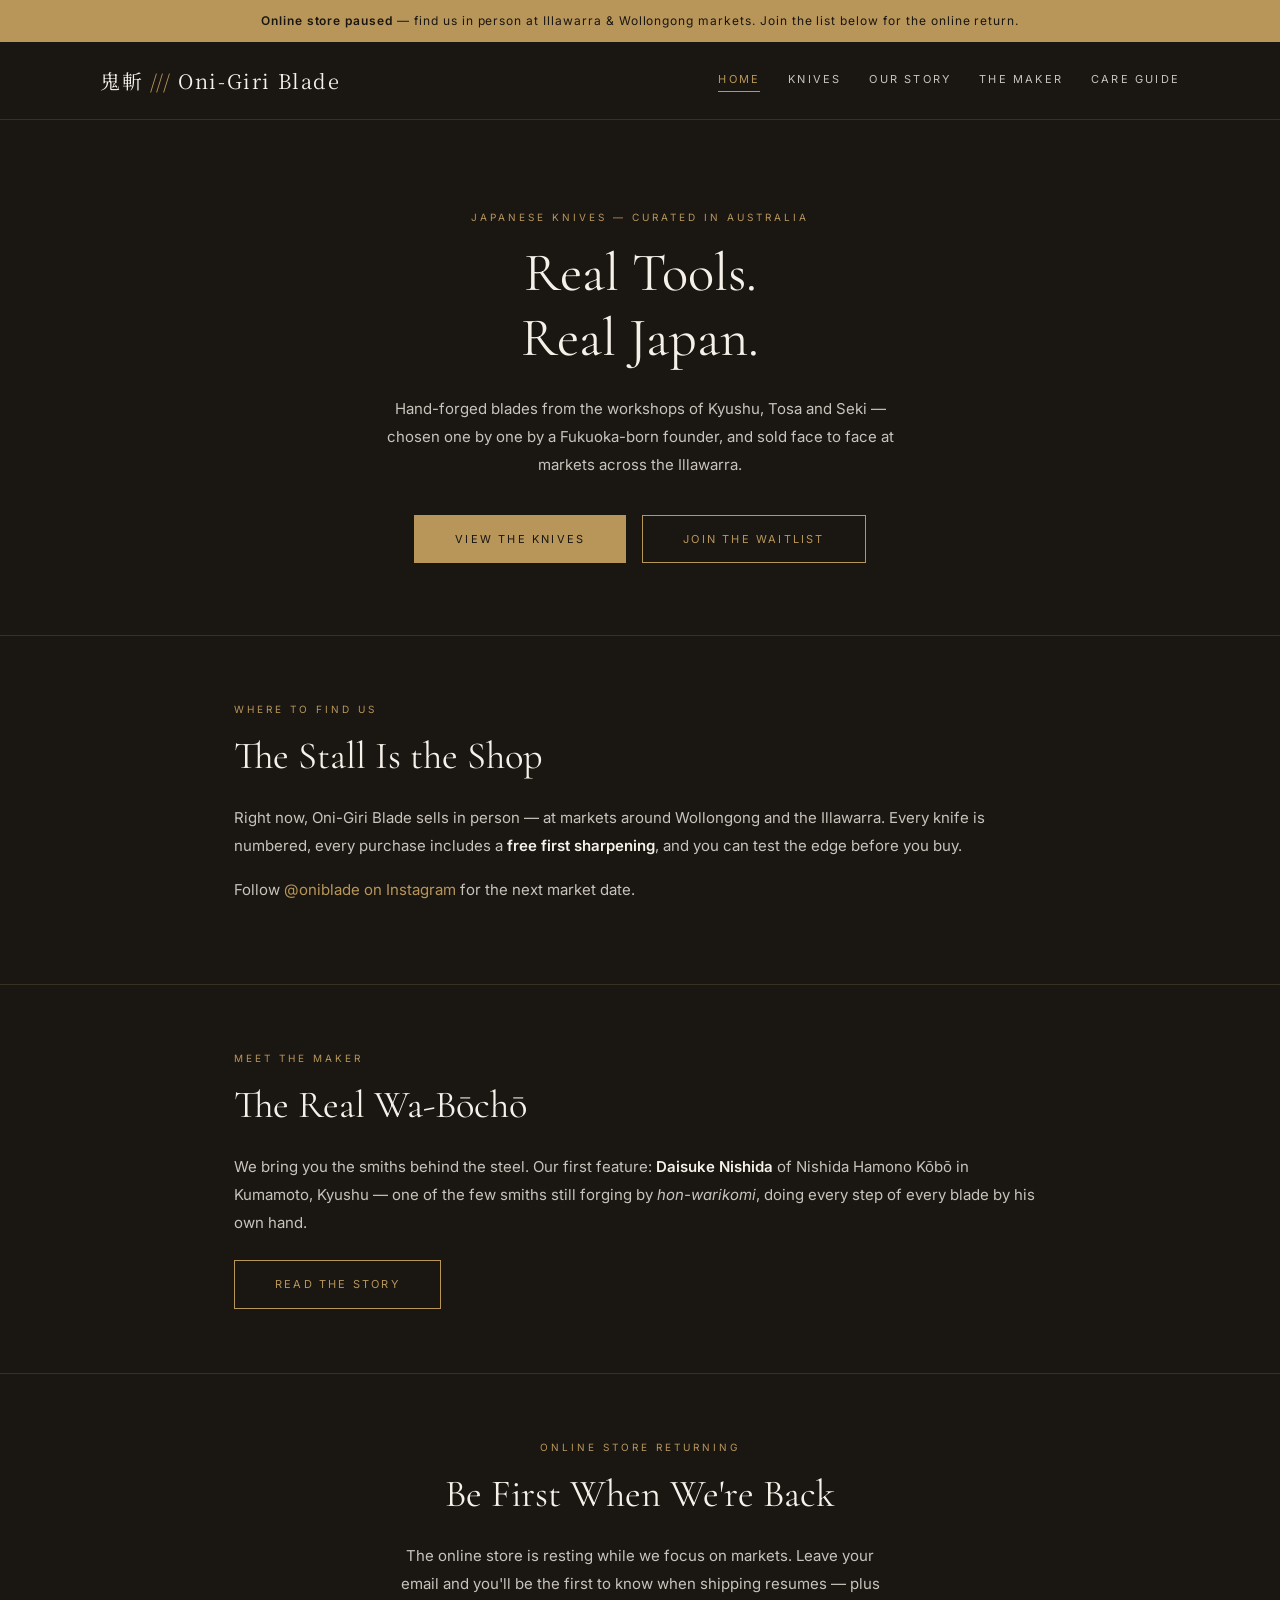
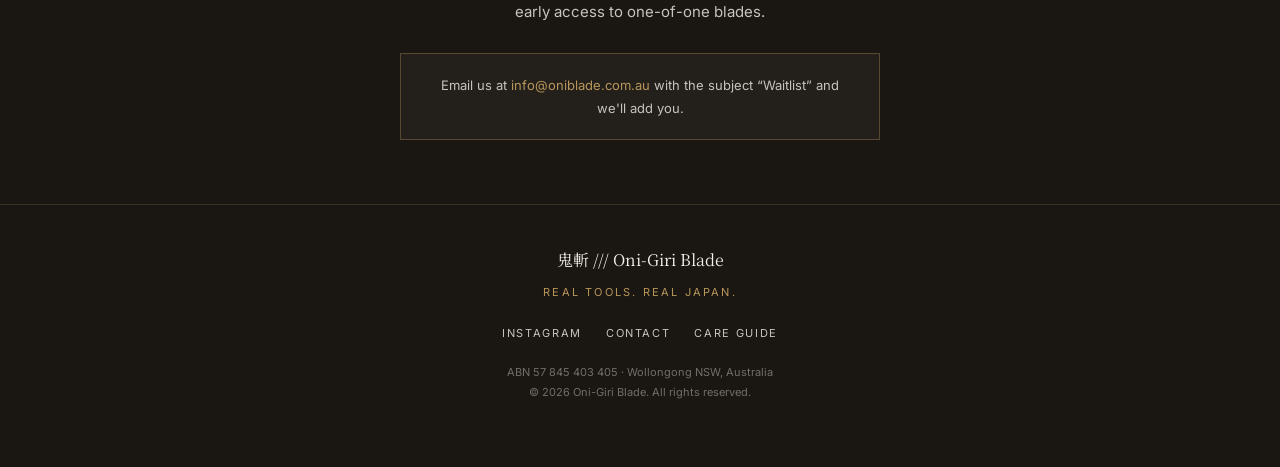
<file: index.html>
<!DOCTYPE html>
<html lang="en">
<head>
  <meta charset="UTF-8">
  <meta name="viewport" content="width=device-width, initial-scale=1.0">
  <title>鬼斬 /// Oni-Giri Blade — Japanese Knives, Australia</title>
  <meta name="description" content="Hand-forged Japanese kitchen knives, curated in Australia by a Fukuoka-born founder. Find us at Wollongong markets. Online store returning.">
  <link rel="preconnect" href="https://fonts.googleapis.com">
  <link rel="preconnect" href="https://fonts.gstatic.com" crossorigin>
  <link href="https://fonts.googleapis.com/css2?family=Cormorant+Garamond:ital,wght@0,400;0,500;1,400&family=Noto+Serif+JP:wght@400;600&family=Inter:wght@300;400;500;600&display=swap" rel="stylesheet">
  <link rel="stylesheet" href="css/style.css">
</head>
<body>

  <div class="notice-bar">
    <strong>Online store paused</strong> — find us in person at Illawarra &amp; Wollongong markets. Join the list below for the online return.
  </div>

  <header class="site-header">
    <div class="site-header__inner">
      <div class="site-header__brand">鬼斬 <span>///</span> Oni-Giri Blade</div>
      <nav class="site-nav">
        <a href="index.html" class="active">Home</a>
        <a href="knives/index.html">Knives</a>
        <a href="about.html">Our Story</a>
        <a href="nishida-hamono.html">The Maker</a>
        <a href="care.html">Care Guide</a>
      </nav>
    </div>
  </header>

  <!-- HERO -->
  <section class="section" style="text-align:center; padding: 88px 0 72px;">
    <div class="container">
      <p class="eyebrow">Japanese Knives — Curated in Australia</p>
      <h1>Real Tools.<br>Real Japan.</h1>
      <p style="max-width: 520px; margin: 24px auto 0;">Hand-forged blades from the workshops of Kyushu, Tosa and Seki — chosen one by one by a Fukuoka-born founder, and sold face to face at markets across the Illawarra.</p>
      <div style="margin-top: 36px; display: flex; gap: 16px; justify-content: center; flex-wrap: wrap;">
        <a href="knives/index.html" class="btn btn--solid">View the Knives</a>
        <a href="#waitlist" class="btn">Join the Waitlist</a>
      </div>
    </div>
  </section>

  <!-- WHERE TO FIND US -->
  <section class="section">
    <div class="container">
      <p class="eyebrow">Where to Find Us</p>
      <h2>The Stall Is the Shop</h2>
      <p>Right now, Oni-Giri Blade sells in person — at markets around Wollongong and the Illawarra. Every knife is numbered, every purchase includes a <strong>free first sharpening</strong>, and you can test the edge before you buy.</p>
      <p>Follow <a href="https://www.instagram.com/oniblade/" target="_blank" rel="noopener">@oniblade on Instagram</a> for the next market date.</p>
    </div>
  </section>

  <!-- MAKER TEASER -->
  <section class="section">
    <div class="container">
      <p class="eyebrow">Meet the Maker</p>
      <h2>The Real Wa-Bōchō</h2>
      <p>We bring you the smiths behind the steel. Our first feature: <strong>Daisuke Nishida</strong> of Nishida Hamono Kōbō in Kumamoto, Kyushu — one of the few smiths still forging by <em>hon-warikomi</em>, doing every step of every blade by his own hand.</p>
      <a href="nishida-hamono.html" class="btn" style="margin-top: 8px;">Read the Story</a>
    </div>
  </section>

  <!-- WAITLIST -->
  <section class="section" id="waitlist" style="text-align:center;">
    <div class="container">
      <p class="eyebrow">Online Store Returning</p>
      <h2>Be First When We're Back</h2>
      <p style="max-width: 480px; margin: 0 auto 28px;">The online store is resting while we focus on markets. Leave your email and you'll be the first to know when shipping resumes — plus early access to one-of-one blades.</p>
      <!-- KLAVIYO EMBED: replace with your Klaviyo embed form code
           Klaviyo dashboard → Sign-up forms → Create embed form → copy <div class="klaviyo-form-XXXXXX"></div> + script -->
      <div class="note-box" style="max-width: 480px; margin: 0 auto;">
        Email us at <a href="mailto:info@oniblade.com.au">info@oniblade.com.au</a> with the subject “Waitlist” and we'll add you.
      </div>
    </div>
  </section>

  <footer class="site-footer">
    <div class="site-footer__brand">鬼斬 /// Oni-Giri Blade</div>
    <div class="site-footer__tagline">Real Tools. Real Japan.</div>
    <div class="site-footer__links">
      <a href="https://www.instagram.com/oniblade/" target="_blank" rel="noopener">Instagram</a>
      <a href="mailto:info@oniblade.com.au">Contact</a>
      <a href="care.html">Care Guide</a>
    </div>
    <p class="site-footer__fine">ABN 57 845 403 405 · Wollongong NSW, Australia<br>© 2026 Oni-Giri Blade. All rights reserved.</p>
  </footer>

</body>
</html>
</file>
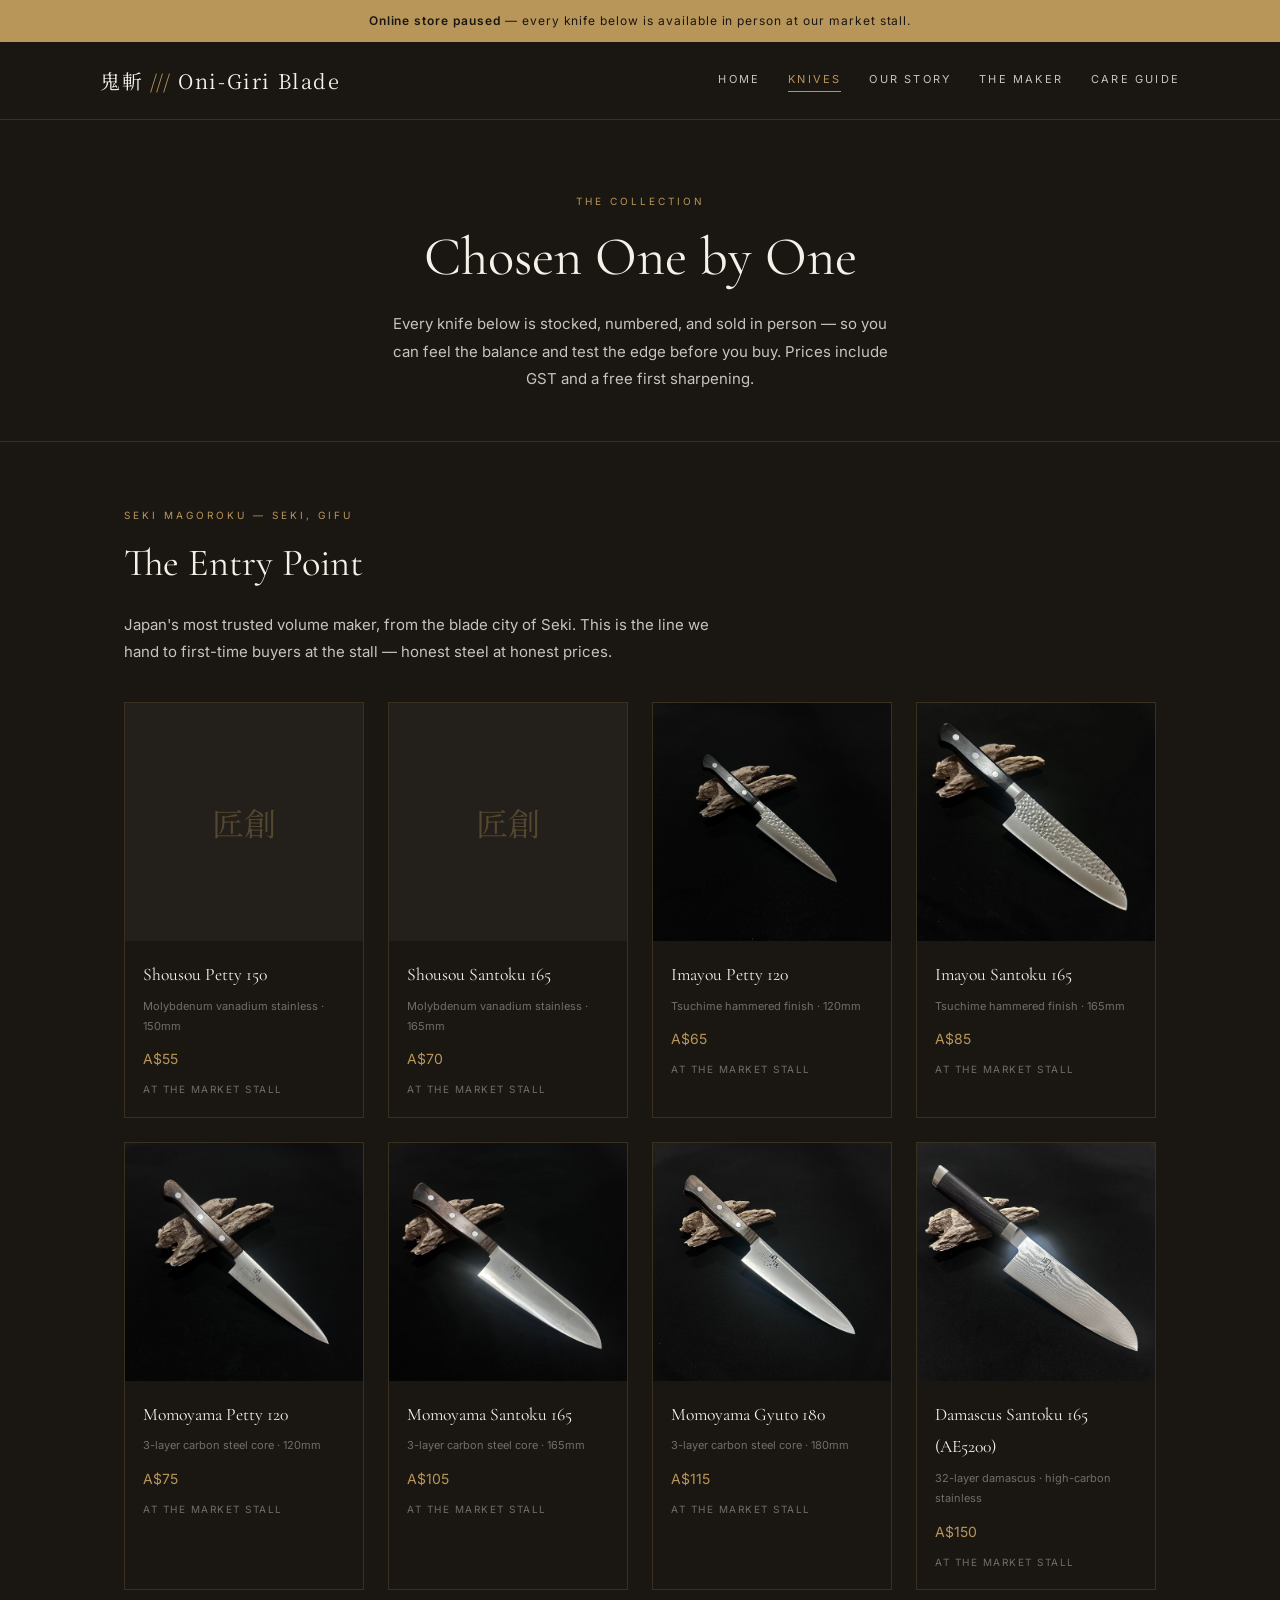
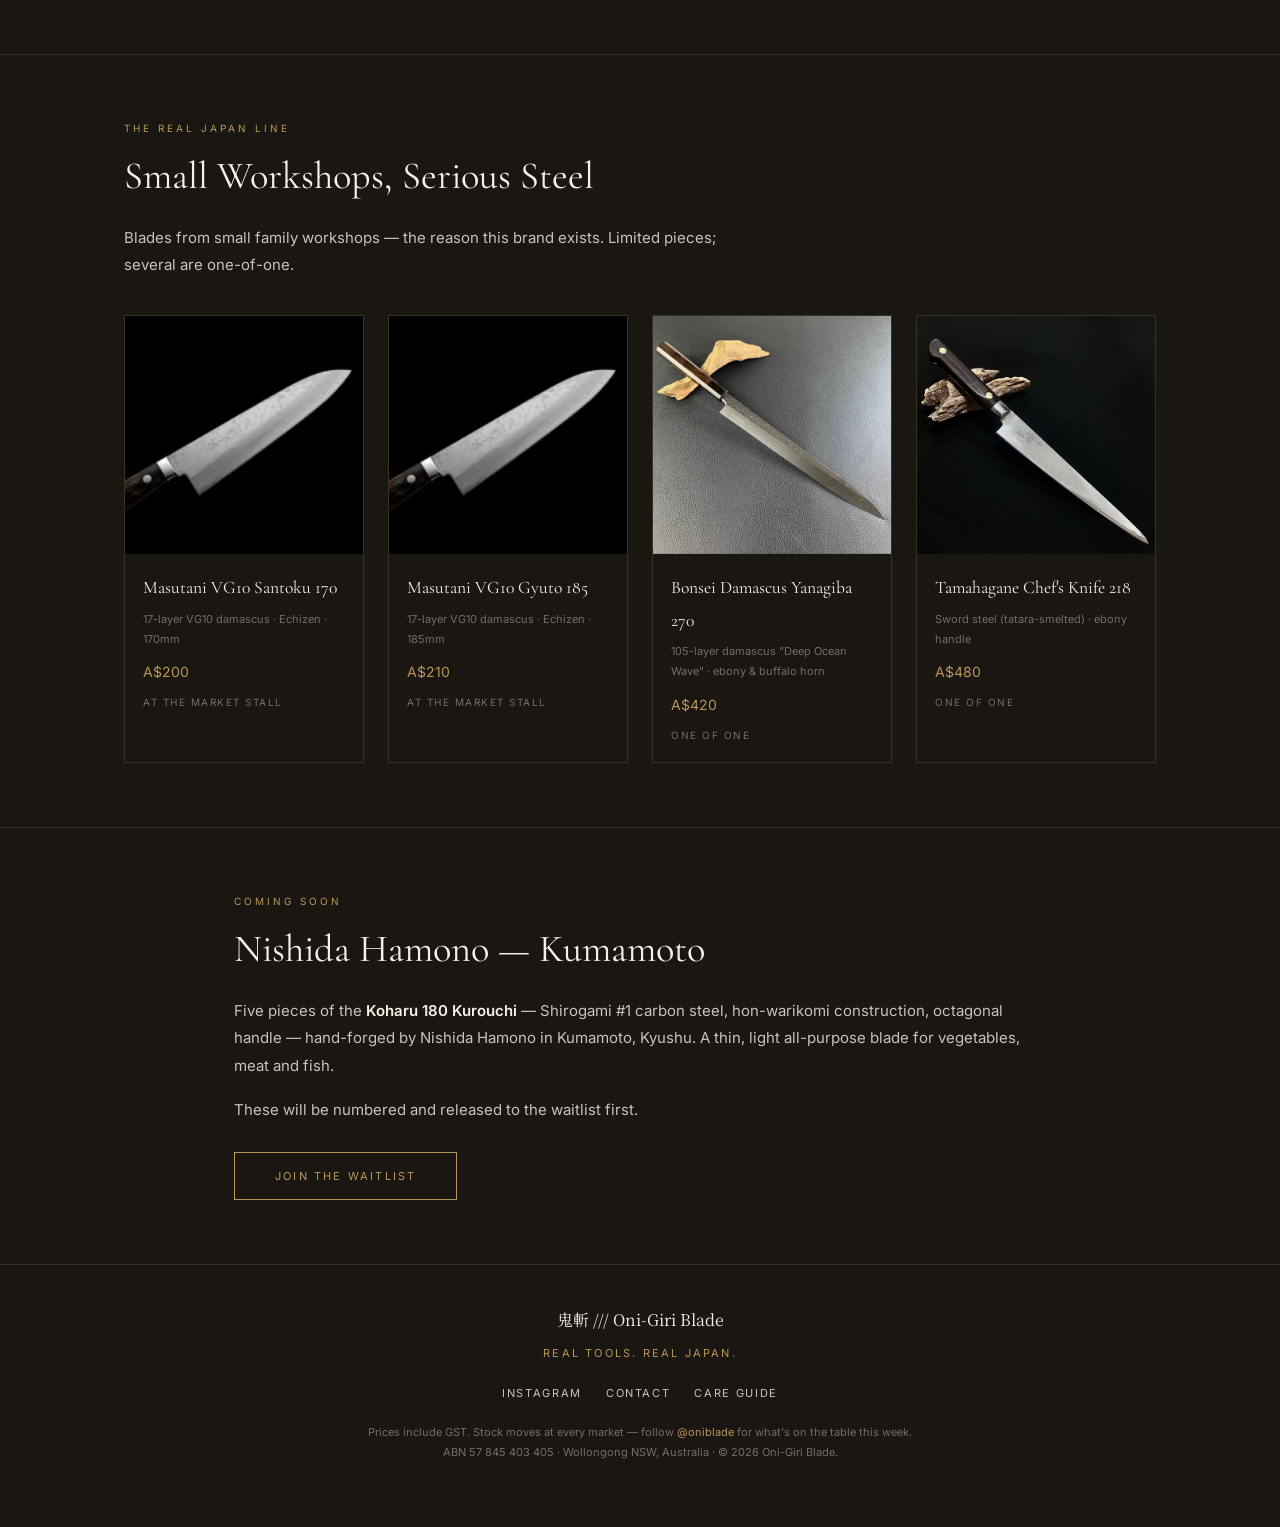
<file: knives/index.html>
<!DOCTYPE html>
<html lang="en">
<head>
  <meta charset="UTF-8">
  <meta name="viewport" content="width=device-width, initial-scale=1.0">
  <title>The Knives — 鬼斬 /// Oni-Giri Blade</title>
  <meta name="description" content="Japanese kitchen knives from Seki, Tosa and Kyushu — santoku, gyuto, petty, damascus and tamahagane. Available in person at our Illawarra market stall.">
  <link rel="preconnect" href="https://fonts.googleapis.com">
  <link rel="preconnect" href="https://fonts.gstatic.com" crossorigin>
  <link href="https://fonts.googleapis.com/css2?family=Cormorant+Garamond:ital,wght@0,400;0,500;1,400&family=Noto+Serif+JP:wght@400;600&family=Inter:wght@300;400;500;600&display=swap" rel="stylesheet">
  <link rel="stylesheet" href="../css/style.css">
  <style>
    .catalog-note { font-size: 12px; color: var(--text-faint); margin-top: 6px; }
  </style>
</head>
<body>

  <div class="notice-bar">
    <strong>Online store paused</strong> — every knife below is available in person at our market stall.
  </div>

  <header class="site-header">
    <div class="site-header__inner">
      <div class="site-header__brand">鬼斬 <span>///</span> Oni-Giri Blade</div>
      <nav class="site-nav">
        <a href="../index.html">Home</a>
        <a href="index.html" class="active">Knives</a>
        <a href="../about.html">Our Story</a>
        <a href="../nishida-hamono.html">The Maker</a>
        <a href="../care.html">Care Guide</a>
      </nav>
    </div>
  </header>

  <section class="section" style="text-align:center; padding: 72px 0 48px;">
    <div class="container">
      <p class="eyebrow">The Collection</p>
      <h1>Chosen One by One</h1>
      <p style="max-width: 520px; margin: 20px auto 0;">Every knife below is stocked, numbered, and sold in person — so you can feel the balance and test the edge before you buy. Prices include GST and a free first sharpening.</p>
    </div>
  </section>

  <!-- ENTRY LINE -->
  <section class="section">
    <div class="container container--wide">
      <p class="eyebrow">Seki Magoroku — Seki, Gifu</p>
      <h2>The Entry Point</h2>
      <p style="max-width: 620px; margin-bottom: 36px;">Japan's most trusted volume maker, from the blade city of Seki. This is the line we hand to first-time buyers at the stall — honest steel at honest prices.</p>
      <div class="product-grid">
        <div class="product-card">
          <div class="product-card__img"><span style="font-family:var(--serif-jp); color:var(--gold-dim); font-size:32px;">匠創</span></div>
          <div class="product-card__body">
            <div class="product-card__title">Shousou Petty 150</div>
            <div class="product-card__meta">Molybdenum vanadium stainless · 150mm</div>
            <div class="product-card__price">A$55</div>
            <div class="product-card__status">At the market stall</div>
          </div>
        </div>
        <div class="product-card">
          <div class="product-card__img"><span style="font-family:var(--serif-jp); color:var(--gold-dim); font-size:32px;">匠創</span></div>
          <div class="product-card__body">
            <div class="product-card__title">Shousou Santoku 165</div>
            <div class="product-card__meta">Molybdenum vanadium stainless · 165mm</div>
            <div class="product-card__price">A$70</div>
            <div class="product-card__status">At the market stall</div>
          </div>
        </div>
        <div class="product-card">
          <div class="product-card__img"><img src="../images/products/seki-magoroku-imayo-petty-120mm_1.jpg" alt="Seki Magoroku Imayou Petty 120mm" loading="lazy"></div>
          <div class="product-card__body">
            <div class="product-card__title">Imayou Petty 120</div>
            <div class="product-card__meta">Tsuchime hammered finish · 120mm</div>
            <div class="product-card__price">A$65</div>
            <div class="product-card__status">At the market stall</div>
          </div>
        </div>
        <div class="product-card">
          <div class="product-card__img"><img src="../images/products/seki-magoroku-imayo-santoku-165mm_1.jpg" alt="Seki Magoroku Imayou Santoku 165mm" loading="lazy"></div>
          <div class="product-card__body">
            <div class="product-card__title">Imayou Santoku 165</div>
            <div class="product-card__meta">Tsuchime hammered finish · 165mm</div>
            <div class="product-card__price">A$85</div>
            <div class="product-card__status">At the market stall</div>
          </div>
        </div>
        <div class="product-card">
          <div class="product-card__img"><img src="../images/products/seki-magoroku-momoyama-petty-120mm_1.jpg" alt="Seki Magoroku Momoyama Petty 120mm" loading="lazy"></div>
          <div class="product-card__body">
            <div class="product-card__title">Momoyama Petty 120</div>
            <div class="product-card__meta">3-layer carbon steel core · 120mm</div>
            <div class="product-card__price">A$75</div>
            <div class="product-card__status">At the market stall</div>
          </div>
        </div>
        <div class="product-card">
          <div class="product-card__img"><img src="../images/products/seki-magoroku-momoyama-santoku-165mm_1.jpg" alt="Seki Magoroku Momoyama Santoku 165mm" loading="lazy"></div>
          <div class="product-card__body">
            <div class="product-card__title">Momoyama Santoku 165</div>
            <div class="product-card__meta">3-layer carbon steel core · 165mm</div>
            <div class="product-card__price">A$105</div>
            <div class="product-card__status">At the market stall</div>
          </div>
        </div>
        <div class="product-card">
          <div class="product-card__img"><img src="../images/products/seki-magoroku-momoyama-gyuto-180mm_1.jpg" alt="Seki Magoroku Momoyama Gyuto 180mm" loading="lazy"></div>
          <div class="product-card__body">
            <div class="product-card__title">Momoyama Gyuto 180</div>
            <div class="product-card__meta">3-layer carbon steel core · 180mm</div>
            <div class="product-card__price">A$115</div>
            <div class="product-card__status">At the market stall</div>
          </div>
        </div>
        <div class="product-card">
          <div class="product-card__img"><img src="../images/products/seki-magoroku-ae5200-damascus-santoku-knife-165mm_1.jpg" alt="Seki Magoroku Damascus Santoku 165mm AE5200" loading="lazy"></div>
          <div class="product-card__body">
            <div class="product-card__title">Damascus Santoku 165 (AE5200)</div>
            <div class="product-card__meta">32-layer damascus · high-carbon stainless</div>
            <div class="product-card__price">A$150</div>
            <div class="product-card__status">At the market stall</div>
          </div>
        </div>
      </div>
    </div>
  </section>

  <!-- PREMIUM LINE -->
  <section class="section">
    <div class="container container--wide">
      <p class="eyebrow">The Real Japan Line</p>
      <h2>Small Workshops, Serious Steel</h2>
      <p style="max-width: 620px; margin-bottom: 36px;">Blades from small family workshops — the reason this brand exists. Limited pieces; several are one-of-one.</p>
      <div class="product-grid">
        <div class="product-card">
          <div class="product-card__img"><img src="../images/products/masutani-santoku-vg-10-damascus-170mm_1.jpg" alt="Masutani VG10 Damascus Santoku 170mm" loading="lazy"></div>
          <div class="product-card__body">
            <div class="product-card__title">Masutani VG10 Santoku 170</div>
            <div class="product-card__meta">17-layer VG10 damascus · Echizen · 170mm</div>
            <div class="product-card__price">A$200</div>
            <div class="product-card__status">At the market stall</div>
          </div>
        </div>
        <div class="product-card">
          <div class="product-card__img"><img src="../images/products/masutani-gyuto-vg-10-damascus-185mm-oni-giri-blade_1.jpg" alt="Masutani VG10 Damascus Gyuto 185mm" loading="lazy"></div>
          <div class="product-card__body">
            <div class="product-card__title">Masutani VG10 Gyuto 185</div>
            <div class="product-card__meta">17-layer VG10 damascus · Echizen · 185mm</div>
            <div class="product-card__price">A$210</div>
            <div class="product-card__status">At the market stall</div>
          </div>
        </div>
        <div class="product-card">
          <div class="product-card__img"><img src="../images/products/damascus-yanagiba-270mm-105-layer-deep-ocean-wave_1.jpg" alt="Bonsei Hamono 105-layer Damascus Yanagiba 270mm" loading="lazy"></div>
          <div class="product-card__body">
            <div class="product-card__title">Bonsei Damascus Yanagiba 270</div>
            <div class="product-card__meta">105-layer damascus "Deep Ocean Wave" · ebony &amp; buffalo horn</div>
            <div class="product-card__price">A$420</div>
            <div class="product-card__status">One of one</div>
          </div>
        </div>
        <div class="product-card">
          <div class="product-card__img"><img src="../images/products/tamahagane-chefs-knife-218mm-forged-from-japanese-sword-steel_1.jpg" alt="Tamahagane Chef's Knife 218mm forged from Japanese sword steel" loading="lazy"></div>
          <div class="product-card__body">
            <div class="product-card__title">Tamahagane Chef's Knife 218</div>
            <div class="product-card__meta">Sword steel (tatara-smelted) · ebony handle</div>
            <div class="product-card__price">A$480</div>
            <div class="product-card__status">One of one</div>
          </div>
        </div>
      </div>
    </div>
  </section>

  <!-- COMING SOON -->
  <section class="section">
    <div class="container">
      <p class="eyebrow">Coming Soon</p>
      <h2>Nishida Hamono — Kumamoto</h2>
      <p>Five pieces of the <strong>Koharu 180 Kurouchi</strong> — Shirogami #1 carbon steel, hon-warikomi construction, octagonal handle — hand-forged by Nishida Hamono in Kumamoto, Kyushu. A thin, light all-purpose blade for vegetables, meat and fish.</p>
      <p style="margin-bottom: 28px;">These will be numbered and released to the waitlist first.</p>
      <a href="../index.html#waitlist" class="btn">Join the Waitlist</a>
    </div>
  </section>

  <footer class="site-footer">
    <div class="site-footer__brand">鬼斬 /// Oni-Giri Blade</div>
    <div class="site-footer__tagline">Real Tools. Real Japan.</div>
    <div class="site-footer__links">
      <a href="https://www.instagram.com/oniblade/" target="_blank" rel="noopener">Instagram</a>
      <a href="mailto:info@oniblade.com.au">Contact</a>
      <a href="../care.html">Care Guide</a>
    </div>
    <p class="site-footer__fine">Prices include GST. Stock moves at every market — follow <a href="https://www.instagram.com/oniblade/" target="_blank" rel="noopener">@oniblade</a> for what's on the table this week.<br>ABN 57 845 403 405 · Wollongong NSW, Australia · © 2026 Oni-Giri Blade.</p>
  </footer>

</body>
</html>
</file>
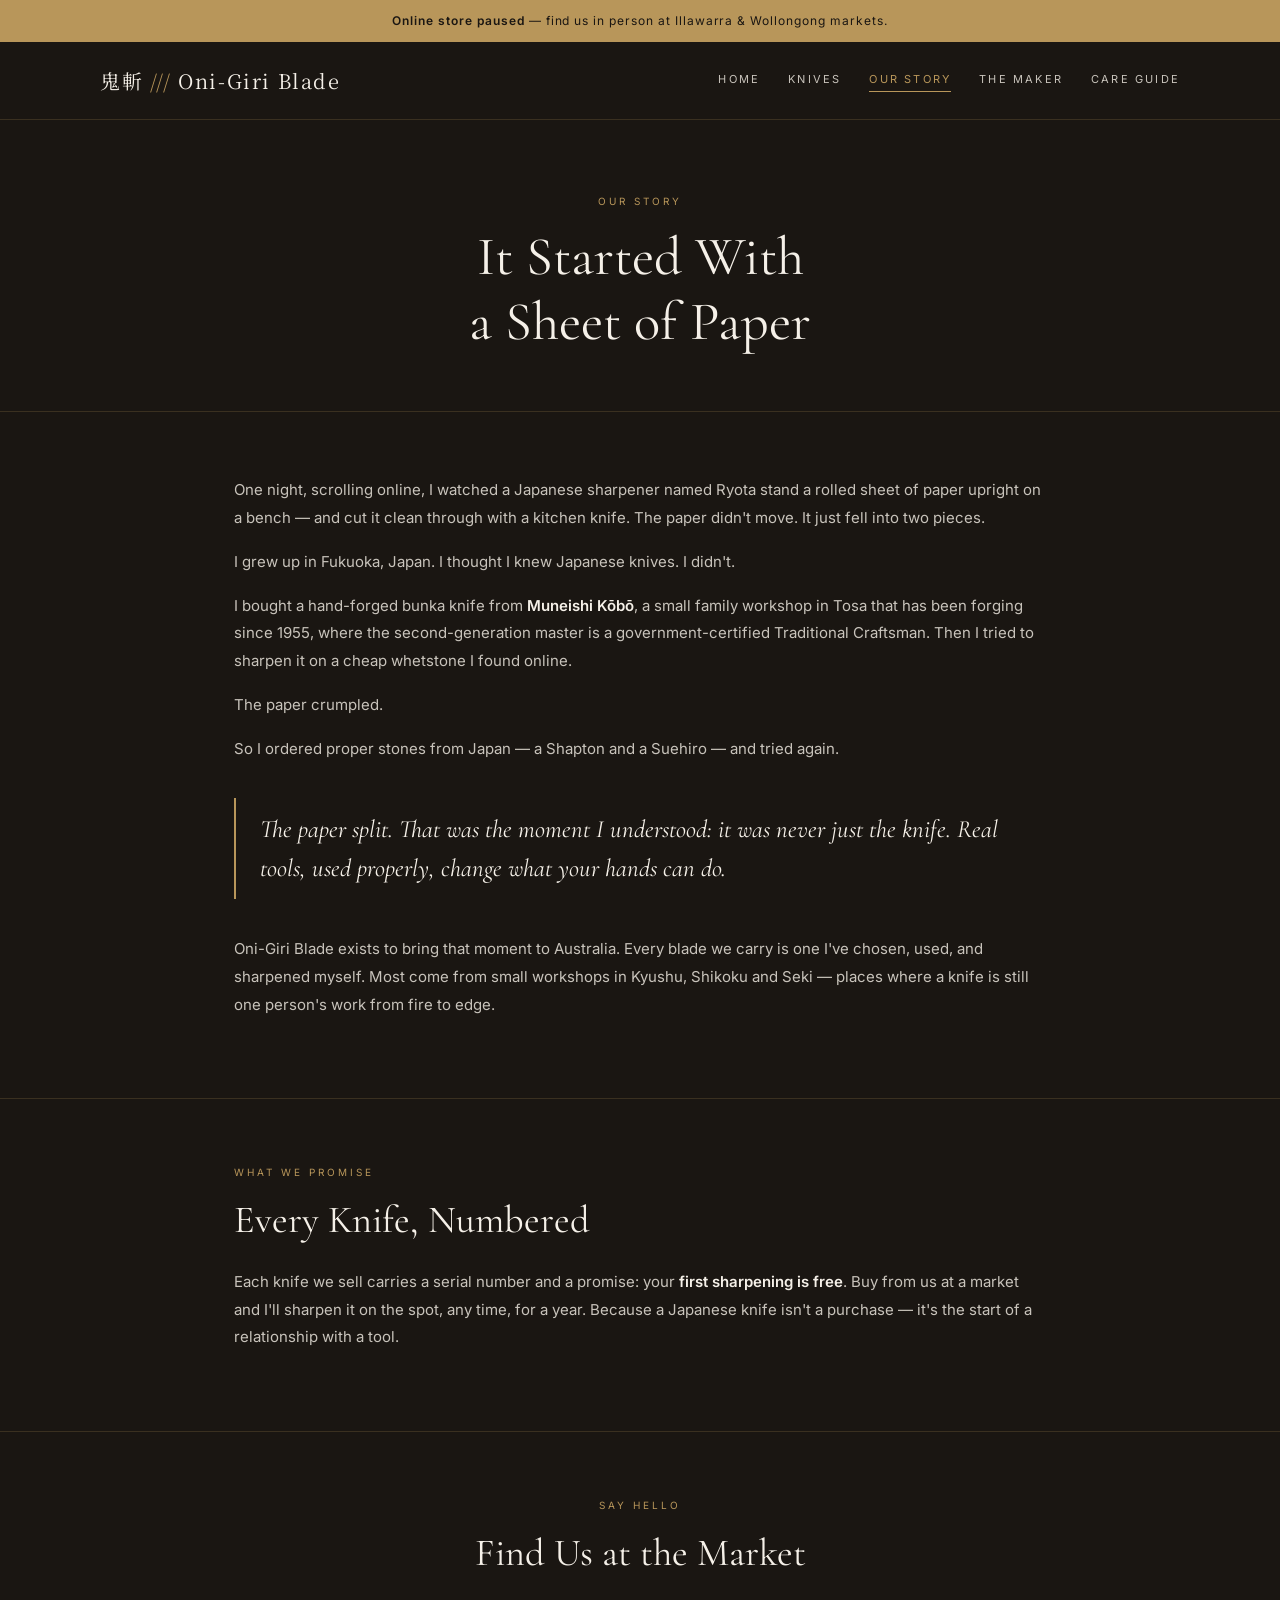
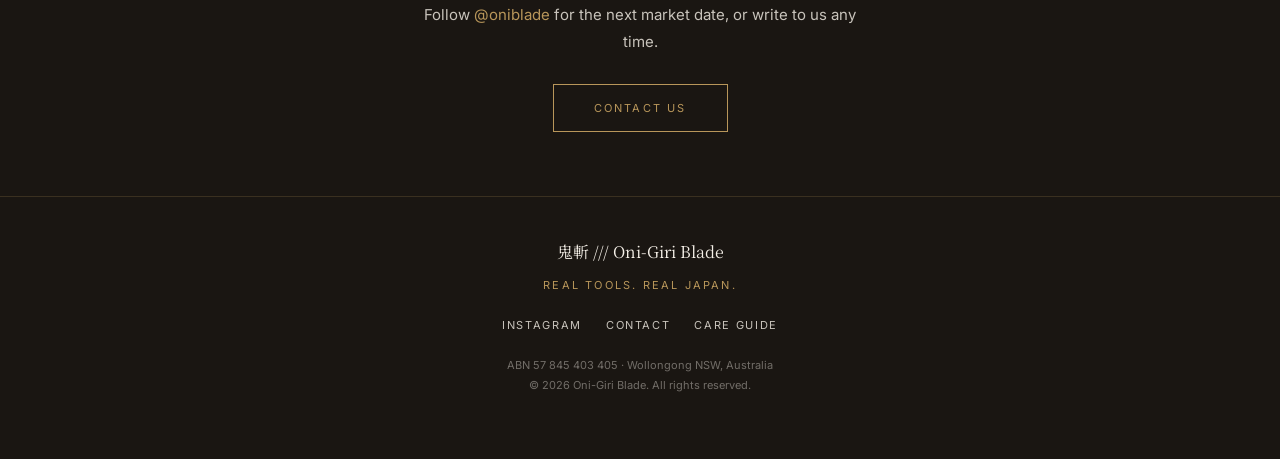
<file: about.html>
<!DOCTYPE html>
<html lang="en">
<head>
  <meta charset="UTF-8">
  <meta name="viewport" content="width=device-width, initial-scale=1.0">
  <title>Our Story — 鬼斬 /// Oni-Giri Blade</title>
  <meta name="description" content="How a rolled sheet of paper and a Tosa-forged bunka knife started an Australian brand for real Japanese tools.">
  <link rel="preconnect" href="https://fonts.googleapis.com">
  <link rel="preconnect" href="https://fonts.gstatic.com" crossorigin>
  <link href="https://fonts.googleapis.com/css2?family=Cormorant+Garamond:ital,wght@0,400;0,500;1,400&family=Noto+Serif+JP:wght@400;600&family=Inter:wght@300;400;500;600&display=swap" rel="stylesheet">
  <link rel="stylesheet" href="css/style.css">
</head>
<body>

  <div class="notice-bar">
    <strong>Online store paused</strong> — find us in person at Illawarra &amp; Wollongong markets.
  </div>

  <header class="site-header">
    <div class="site-header__inner">
      <div class="site-header__brand">鬼斬 <span>///</span> Oni-Giri Blade</div>
      <nav class="site-nav">
        <a href="index.html">Home</a>
        <a href="knives/index.html">Knives</a>
        <a href="about.html" class="active">Our Story</a>
        <a href="nishida-hamono.html">The Maker</a>
        <a href="care.html">Care Guide</a>
      </nav>
    </div>
  </header>

  <section class="section" style="text-align:center; padding: 72px 0 56px;">
    <div class="container">
      <p class="eyebrow">Our Story</p>
      <h1>It Started With<br>a Sheet of Paper</h1>
    </div>
  </section>

  <section class="section">
    <div class="container">
      <p>One night, scrolling online, I watched a Japanese sharpener named Ryota stand a rolled sheet of paper upright on a bench — and cut it clean through with a kitchen knife. The paper didn't move. It just fell into two pieces.</p>
      <p>I grew up in Fukuoka, Japan. I thought I knew Japanese knives. I didn't.</p>
      <p>I bought a hand-forged bunka knife from <strong>Muneishi Kōbō</strong>, a small family workshop in Tosa that has been forging since 1955, where the second-generation master is a government-certified Traditional Craftsman. Then I tried to sharpen it on a cheap whetstone I found online.</p>
      <p>The paper crumpled.</p>
      <p>So I ordered proper stones from Japan — a Shapton and a Suehiro — and tried again.</p>

      <blockquote class="pull-quote">The paper split. That was the moment I understood: it was never just the knife. Real tools, used properly, change what your hands can do.</blockquote>

      <p>Oni-Giri Blade exists to bring that moment to Australia. Every blade we carry is one I've chosen, used, and sharpened myself. Most come from small workshops in Kyushu, Shikoku and Seki — places where a knife is still one person's work from fire to edge.</p>
    </div>
  </section>

  <section class="section">
    <div class="container">
      <p class="eyebrow">What We Promise</p>
      <h2>Every Knife, Numbered</h2>
      <p>Each knife we sell carries a serial number and a promise: your <strong>first sharpening is free</strong>. Buy from us at a market and I'll sharpen it on the spot, any time, for a year. Because a Japanese knife isn't a purchase — it's the start of a relationship with a tool.</p>
    </div>
  </section>

  <section class="section" style="text-align:center;">
    <div class="container">
      <p class="eyebrow">Say Hello</p>
      <h2>Find Us at the Market</h2>
      <p style="max-width: 460px; margin: 0 auto 28px;">Follow <a href="https://www.instagram.com/oniblade/" target="_blank" rel="noopener">@oniblade</a> for the next market date, or write to us any time.</p>
      <a href="mailto:info@oniblade.com.au" class="btn">Contact Us</a>
    </div>
  </section>

  <footer class="site-footer">
    <div class="site-footer__brand">鬼斬 /// Oni-Giri Blade</div>
    <div class="site-footer__tagline">Real Tools. Real Japan.</div>
    <div class="site-footer__links">
      <a href="https://www.instagram.com/oniblade/" target="_blank" rel="noopener">Instagram</a>
      <a href="mailto:info@oniblade.com.au">Contact</a>
      <a href="care.html">Care Guide</a>
    </div>
    <p class="site-footer__fine">ABN 57 845 403 405 · Wollongong NSW, Australia<br>© 2026 Oni-Giri Blade. All rights reserved.</p>
  </footer>

</body>
</html>
</file>
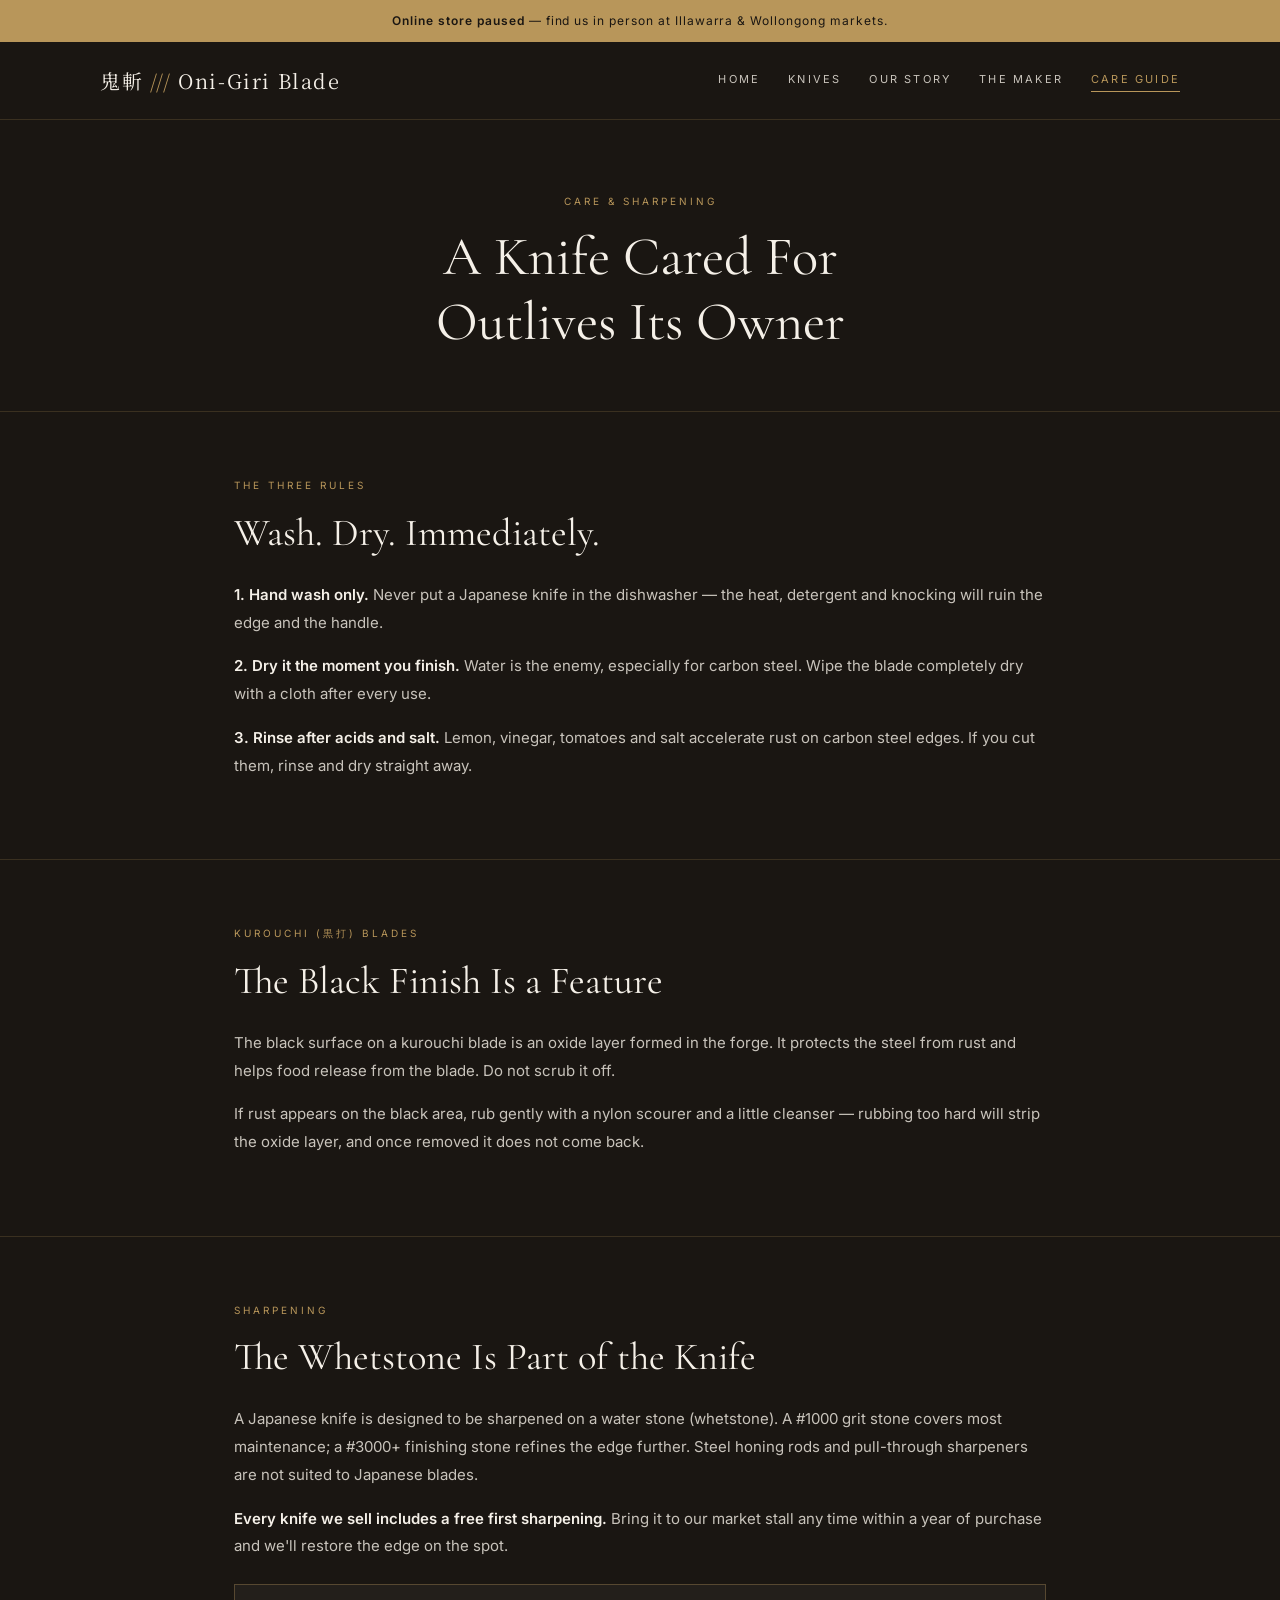
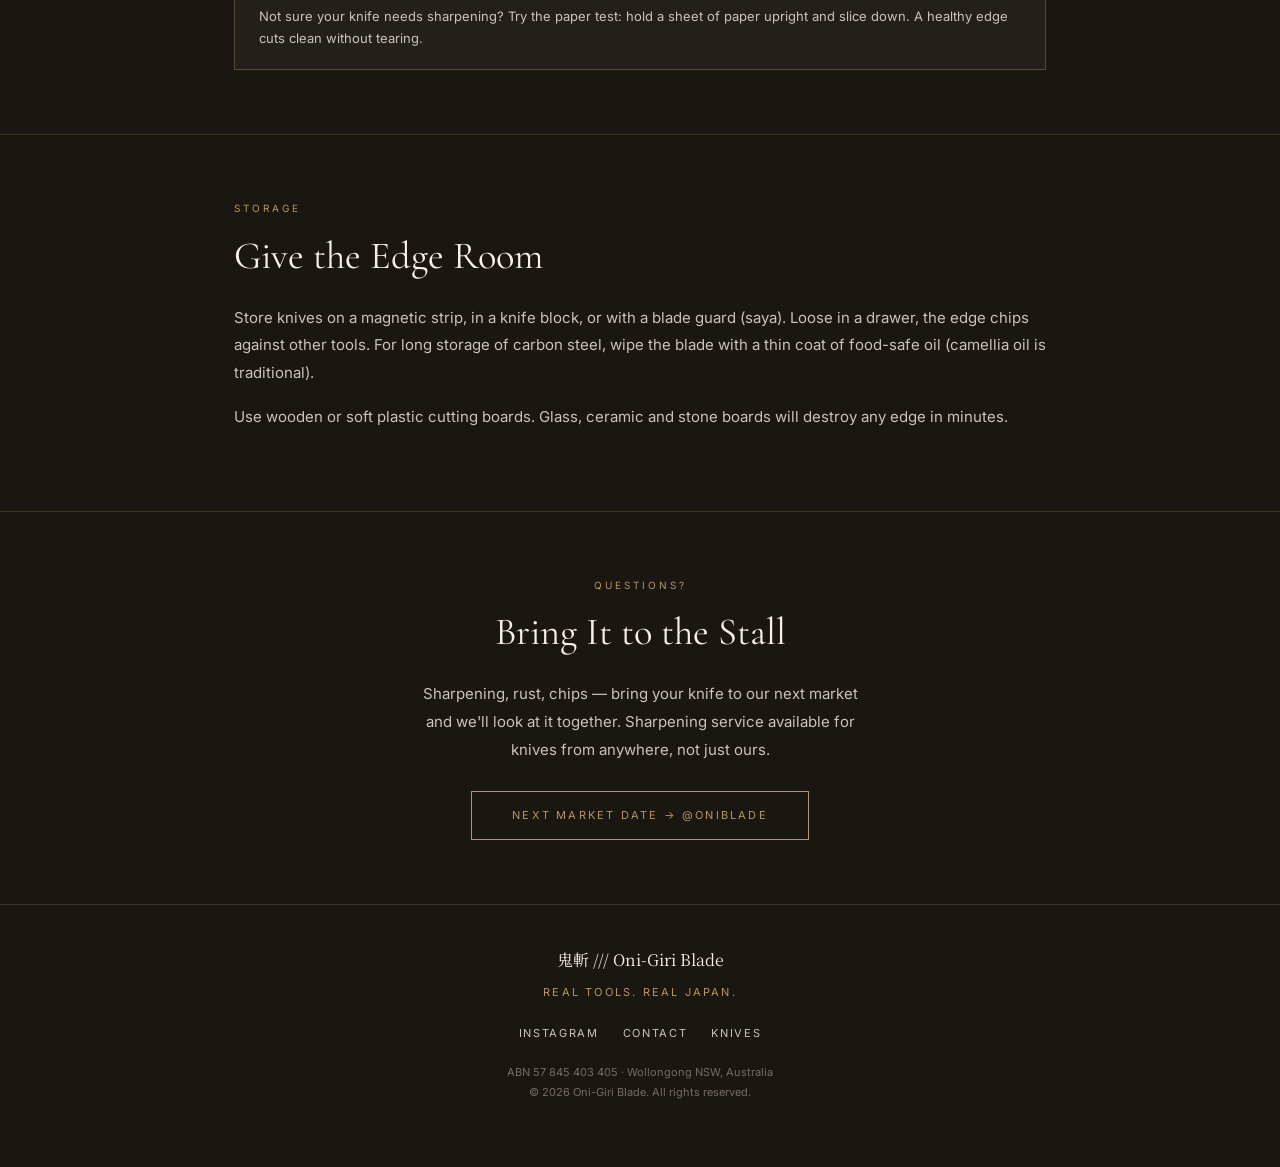
<file: care.html>
<!DOCTYPE html>
<html lang="en">
<head>
  <meta charset="UTF-8">
  <meta name="viewport" content="width=device-width, initial-scale=1.0">
  <title>Care &amp; Sharpening — 鬼斬 /// Oni-Giri Blade</title>
  <meta name="description" content="How to care for your Japanese kitchen knife: washing, drying, storage, whetstone sharpening, and kurouchi finish care.">
  <link rel="preconnect" href="https://fonts.googleapis.com">
  <link rel="preconnect" href="https://fonts.gstatic.com" crossorigin>
  <link href="https://fonts.googleapis.com/css2?family=Cormorant+Garamond:ital,wght@0,400;0,500;1,400&family=Noto+Serif+JP:wght@400;600&family=Inter:wght@300;400;500;600&display=swap" rel="stylesheet">
  <link rel="stylesheet" href="css/style.css">
</head>
<body>

  <div class="notice-bar">
    <strong>Online store paused</strong> — find us in person at Illawarra &amp; Wollongong markets.
  </div>

  <header class="site-header">
    <div class="site-header__inner">
      <div class="site-header__brand">鬼斬 <span>///</span> Oni-Giri Blade</div>
      <nav class="site-nav">
        <a href="index.html">Home</a>
        <a href="knives/index.html">Knives</a>
        <a href="about.html">Our Story</a>
        <a href="nishida-hamono.html">The Maker</a>
        <a href="care.html" class="active">Care Guide</a>
      </nav>
    </div>
  </header>

  <section class="section" style="text-align:center; padding: 72px 0 56px;">
    <div class="container">
      <p class="eyebrow">Care &amp; Sharpening</p>
      <h1>A Knife Cared For<br>Outlives Its Owner</h1>
    </div>
  </section>

  <section class="section">
    <div class="container">
      <p class="eyebrow">The Three Rules</p>
      <h2>Wash. Dry. Immediately.</h2>
      <p><strong>1. Hand wash only.</strong> Never put a Japanese knife in the dishwasher — the heat, detergent and knocking will ruin the edge and the handle.</p>
      <p><strong>2. Dry it the moment you finish.</strong> Water is the enemy, especially for carbon steel. Wipe the blade completely dry with a cloth after every use.</p>
      <p><strong>3. Rinse after acids and salt.</strong> Lemon, vinegar, tomatoes and salt accelerate rust on carbon steel edges. If you cut them, rinse and dry straight away.</p>
    </div>
  </section>

  <section class="section">
    <div class="container">
      <p class="eyebrow">Kurouchi (黒打) Blades</p>
      <h2>The Black Finish Is a Feature</h2>
      <p>The black surface on a kurouchi blade is an oxide layer formed in the forge. It protects the steel from rust and helps food release from the blade. Do not scrub it off.</p>
      <p>If rust appears on the black area, rub gently with a nylon scourer and a little cleanser — rubbing too hard will strip the oxide layer, and once removed it does not come back.</p>
    </div>
  </section>

  <section class="section">
    <div class="container">
      <p class="eyebrow">Sharpening</p>
      <h2>The Whetstone Is Part of the Knife</h2>
      <p>A Japanese knife is designed to be sharpened on a water stone (whetstone). A #1000 grit stone covers most maintenance; a #3000+ finishing stone refines the edge further. Steel honing rods and pull-through sharpeners are not suited to Japanese blades.</p>
      <p><strong>Every knife we sell includes a free first sharpening.</strong> Bring it to our market stall any time within a year of purchase and we'll restore the edge on the spot.</p>
      <div class="note-box" style="margin-top: 24px;">
        Not sure your knife needs sharpening? Try the paper test: hold a sheet of paper upright and slice down. A healthy edge cuts clean without tearing.
      </div>
    </div>
  </section>

  <section class="section">
    <div class="container">
      <p class="eyebrow">Storage</p>
      <h2>Give the Edge Room</h2>
      <p>Store knives on a magnetic strip, in a knife block, or with a blade guard (saya). Loose in a drawer, the edge chips against other tools. For long storage of carbon steel, wipe the blade with a thin coat of food-safe oil (camellia oil is traditional).</p>
      <p>Use wooden or soft plastic cutting boards. Glass, ceramic and stone boards will destroy any edge in minutes.</p>
    </div>
  </section>

  <section class="section" style="text-align:center;">
    <div class="container">
      <p class="eyebrow">Questions?</p>
      <h2>Bring It to the Stall</h2>
      <p style="max-width: 460px; margin: 0 auto 28px;">Sharpening, rust, chips — bring your knife to our next market and we'll look at it together. Sharpening service available for knives from anywhere, not just ours.</p>
      <a href="https://www.instagram.com/oniblade/" target="_blank" rel="noopener" class="btn">Next Market Date → @oniblade</a>
    </div>
  </section>

  <footer class="site-footer">
    <div class="site-footer__brand">鬼斬 /// Oni-Giri Blade</div>
    <div class="site-footer__tagline">Real Tools. Real Japan.</div>
    <div class="site-footer__links">
      <a href="https://www.instagram.com/oniblade/" target="_blank" rel="noopener">Instagram</a>
      <a href="mailto:info@oniblade.com.au">Contact</a>
      <a href="knives/index.html">Knives</a>
    </div>
    <p class="site-footer__fine">ABN 57 845 403 405 · Wollongong NSW, Australia<br>© 2026 Oni-Giri Blade. All rights reserved.</p>
  </footer>

</body>
</html>
</file>
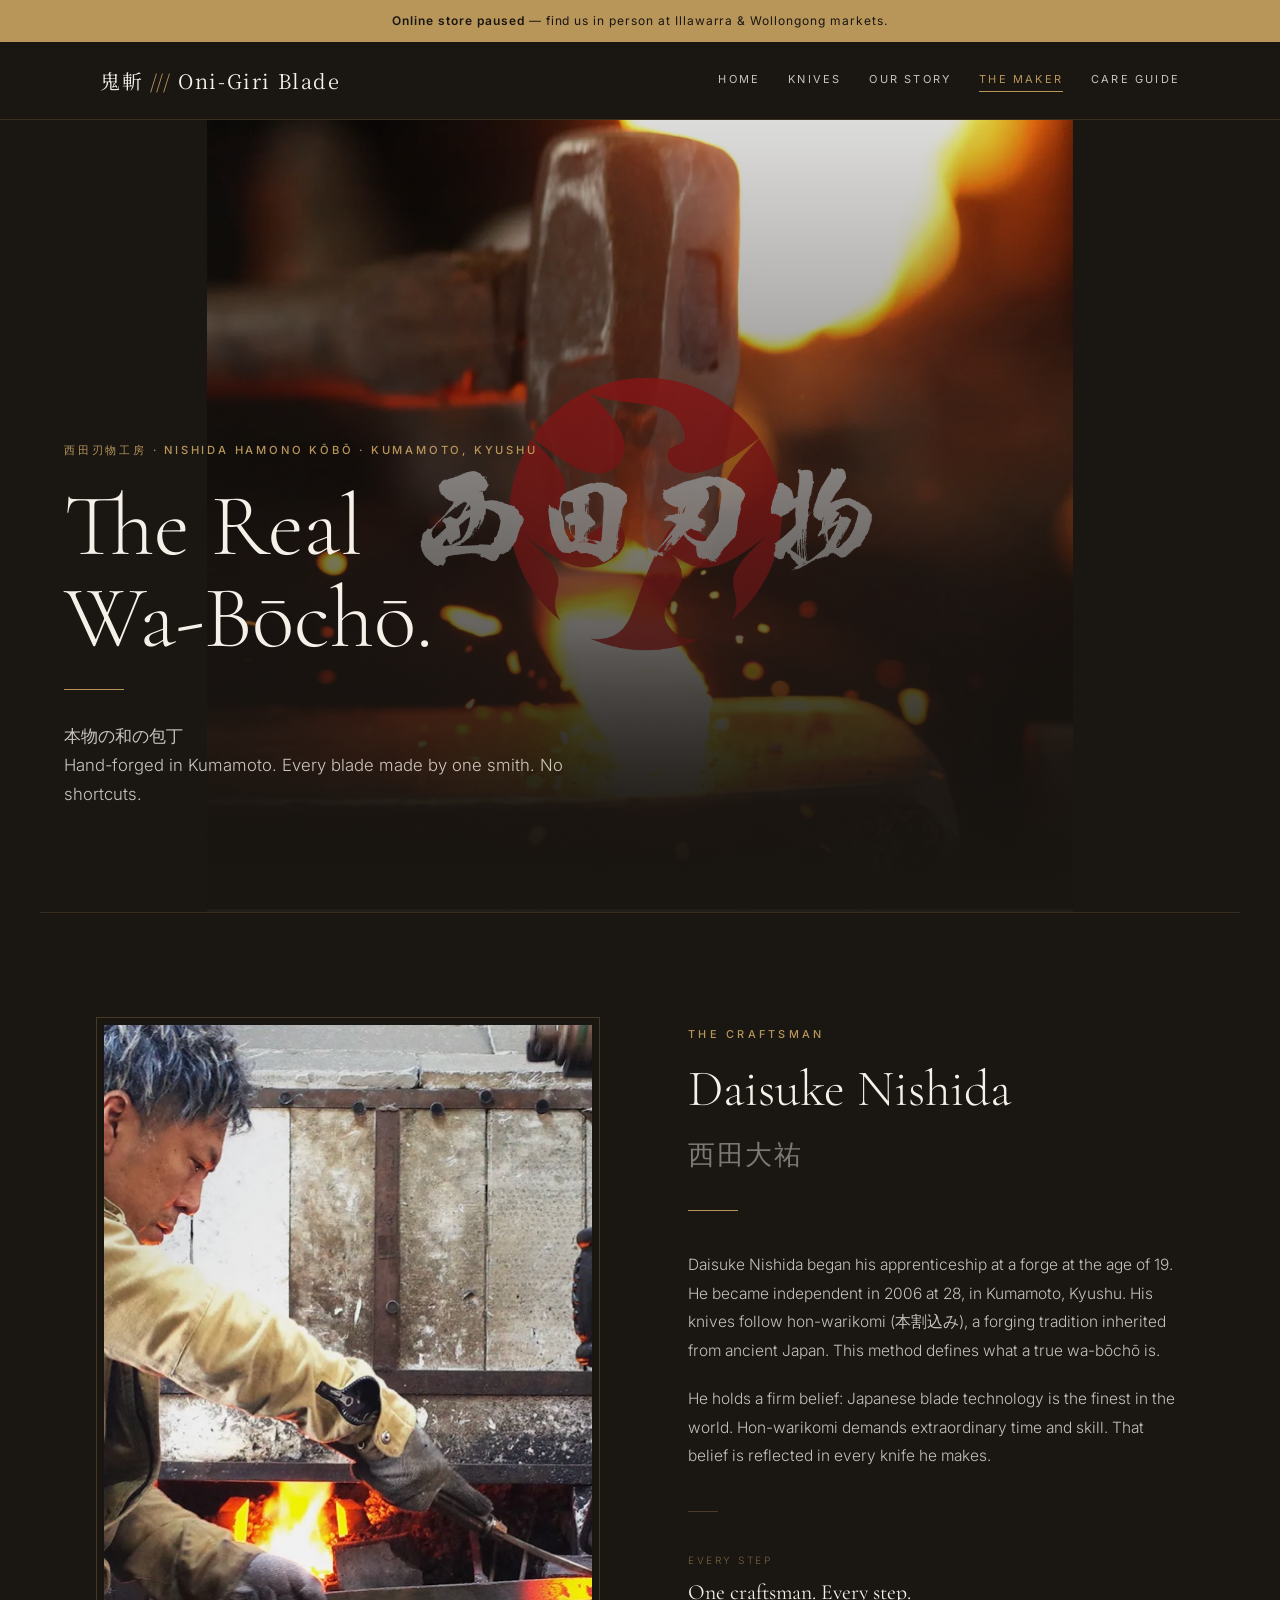
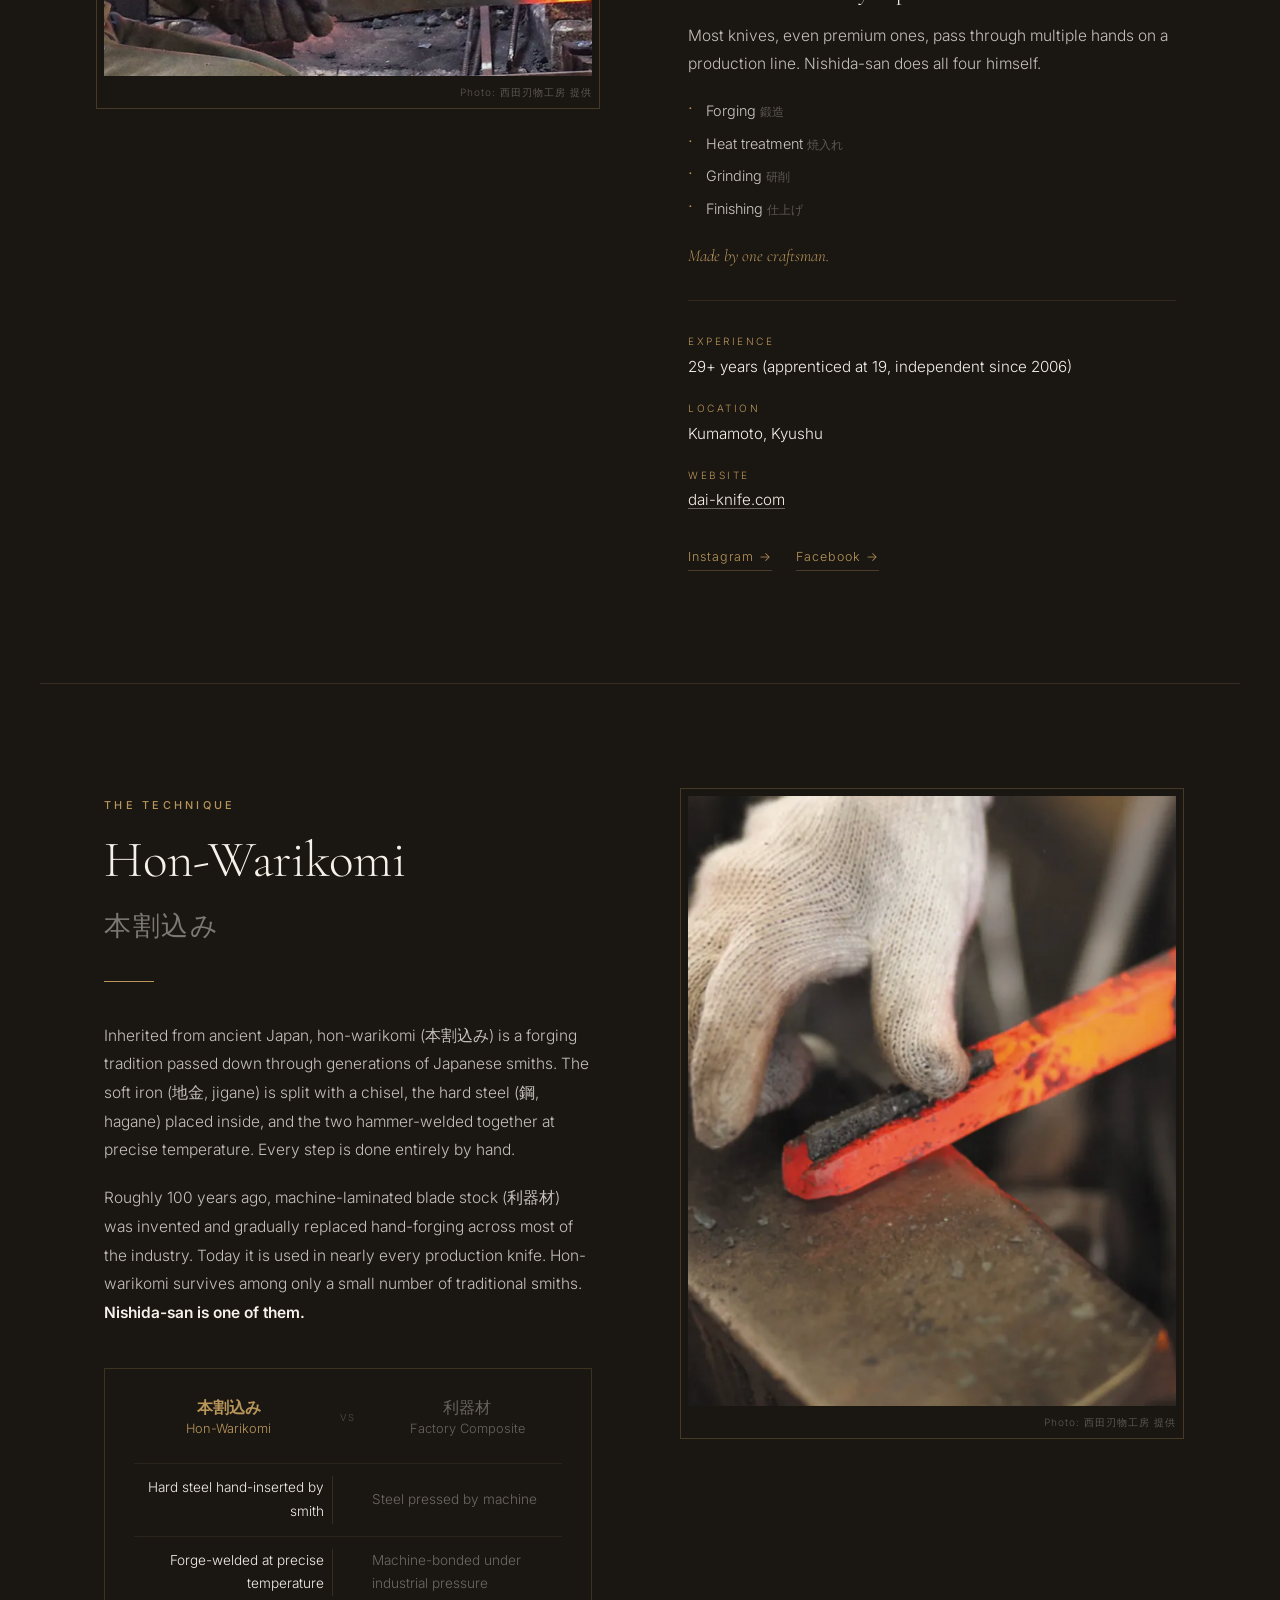
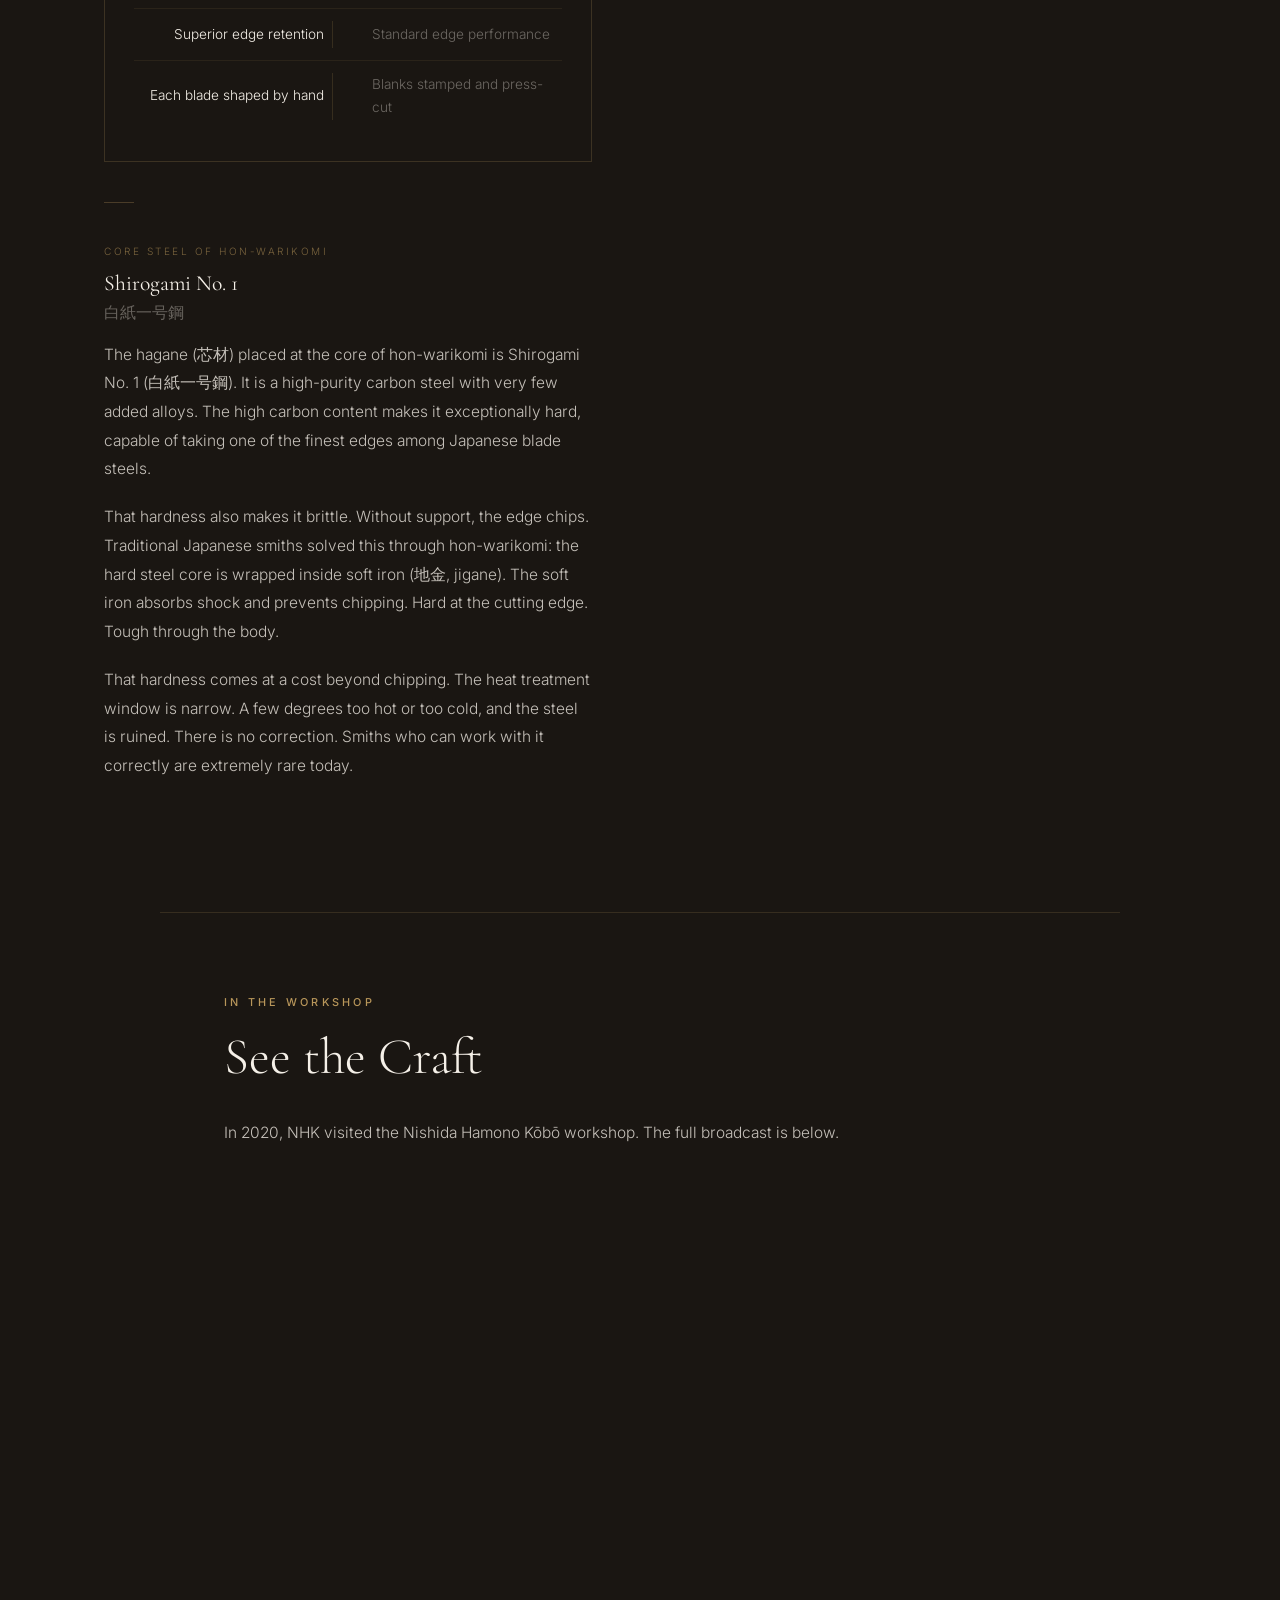
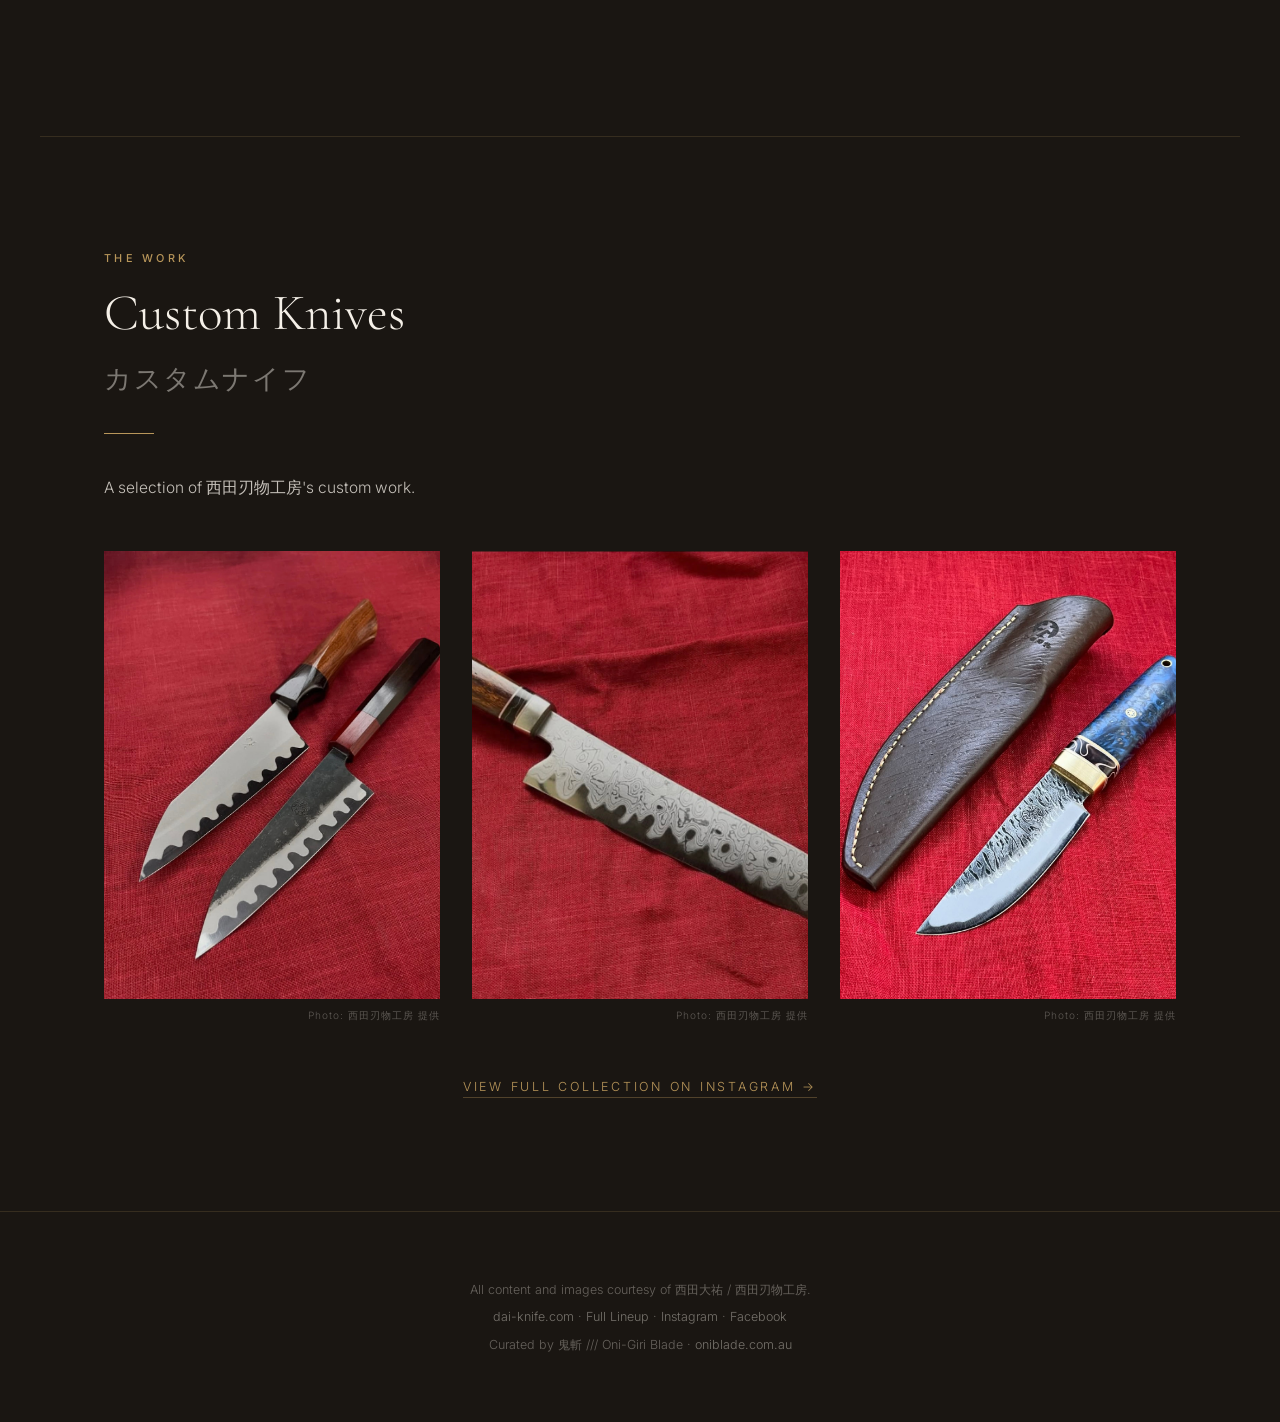
<file: nishida-hamono.html>
<!DOCTYPE html>
<html lang="en">
<head>
  <meta charset="UTF-8">
  <meta name="viewport" content="width=device-width, initial-scale=1.0">
  <title>Nishida Hamono Kōbō — The Real Wa-Bōchō | 鬼斬 /// Oni-Giri Blade</title>
  <meta name="description" content="Daisuke Nishida hand-forges wa-bōchō in Kumamoto, Kyushu using hon-warikomi and Shirogami No.1 steel — every step by one smith. Curated by Oni-Giri Blade.">
  <link rel="preconnect" href="https://fonts.googleapis.com">
  <link rel="preconnect" href="https://fonts.gstatic.com" crossorigin>
  <link href="https://fonts.googleapis.com/css2?family=Cormorant+Garamond:ital,wght@0,300;0,400;0,500;0,600;1,300;1,400&family=Noto+Serif+JP:wght@400;600&family=Inter:wght@300;400;500;600&display=swap" rel="stylesheet">
  <link rel="stylesheet" href="css/style.css">
<style>
.oni-nis__page {
  background: #1a1612;
  color: #f5f0e8;
  font-family: 'Inter', sans-serif;
  font-weight: 300;
  line-height: 1.75;
  margin: 0;
  padding: 0;
}
.oni-nis__page *, .oni-nis__page *::before, .oni-nis__page *::after {
  box-sizing: border-box;
}

.oni-nis__hero {
  position: relative;
  min-height: 88vh;
  min-height: 88svh;
  display: flex;
  align-items: flex-end;
  overflow: hidden;
  background: #1a1612;
}
.oni-nis__hero-img {
  position: absolute;
  inset: 0;
  width: 100%;
  height: 100%;
  z-index: 0;
}
.oni-nis__hero-overlay {
  position: absolute;
  inset: 0;
  background: linear-gradient(
    to top,
    rgba(26,22,18,0.97) 0%,
    rgba(26,22,18,0.55) 50%,
    rgba(26,22,18,0.15) 100%
  );
  z-index: 1;
}
.oni-nis__hero-content {
  position: relative;
  z-index: 10;
  padding: 0 5% 8%;
  max-width: 960px;
  width: 100%;
}
.oni-nis__hero-eyebrow {
  font-family: 'Inter', sans-serif;
  font-size: 0.7rem;
  font-weight: 500;
  letter-spacing: 0.25em;
  text-transform: uppercase;
  color: #b8965a;
  margin: 0 0 1.2rem;
}
.oni-nis__hero-title {
  font-family: 'Cormorant Garamond', serif;
  font-size: clamp(2.8rem, 7vw, 5.5rem);
  font-weight: 300;
  line-height: 1.05;
  color: #f5f0e8;
  margin: 0 0 1.5rem;
}
.oni-nis__hero-divider {
  width: 60px;
  height: 1px;
  background: #b8965a;
  margin: 0 0 2rem;
}
.oni-nis__hero-sub {
  font-family: 'Inter', sans-serif;
  font-size: clamp(0.85rem, 1.8vw, 1.05rem);
  font-weight: 300;
  color: rgba(245,240,232,0.8);
  max-width: 520px;
  margin: 0;
  line-height: 1.75;
}

.oni-nis__section-label {
  font-size: 0.68rem;
  font-weight: 500;
  letter-spacing: 0.3em;
  text-transform: uppercase;
  color: #b8965a;
  margin: 0 0 1rem;
}
.oni-nis__section-title {
  font-family: 'Cormorant Garamond', serif;
  font-size: clamp(2rem, 4.5vw, 3.2rem);
  font-weight: 300;
  line-height: 1.15;
  color: #f5f0e8;
  margin: 0 0 2rem;
}
.oni-nis__gold-line {
  width: 50px;
  height: 1px;
  background: #b8965a;
  margin: 0 0 2.5rem;
}
.oni-nis__body-text {
  color: rgba(245,240,232,0.78);
  line-height: 1.85;
  font-size: 0.97rem;
  margin: 0 0 1.2rem;
}
.oni-nis__photo-credit {
  font-size: 0.63rem;
  letter-spacing: 0.1em;
  color: rgba(245,240,232,0.3);
  margin: 0.5rem 0 0;
  text-align: right;
}
.oni-nis__border-frame {
  position: absolute;
  inset: -8px;
  border: 1px solid rgba(184,150,90,0.28);
  pointer-events: none;
}

.oni-nis__craftsman {
  display: grid;
  grid-template-columns: 1fr 1fr;
  gap: 6rem;
  align-items: start;
  padding: 7rem 5%;
  max-width: 1200px;
  margin: 0 auto;
  border-top: 1px solid rgba(184,150,90,0.18);
}
.oni-nis__craftsman-img-wrap {
  position: relative;
}
.oni-nis__craftsman-img {
  width: 100%;
  aspect-ratio: 3/4;
  object-fit: cover;
  display: block;
}
.oni-nis__craftsman-facts {
  display: grid;
  gap: 1.2rem;
  margin: 2rem 0;
  border-top: 1px solid rgba(184,150,90,0.15);
  padding-top: 2rem;
}
.oni-nis__fact {
  display: flex;
  flex-direction: column;
  gap: 0.2rem;
}
.oni-nis__fact-label {
  font-size: 0.63rem;
  letter-spacing: 0.25em;
  text-transform: uppercase;
  color: #b8965a;
}
.oni-nis__fact-value {
  font-size: 0.95rem;
  color: #f5f0e8;
}
.oni-nis__fact-value a {
  color: #f5f0e8;
  text-decoration: underline;
  text-underline-offset: 3px;
  text-decoration-color: rgba(245,240,232,0.35);
}
.oni-nis__social-links {
  display: flex;
  gap: 1.5rem;
  margin-top: 1.5rem;
}
.oni-nis__social-link {
  font-size: 0.78rem;
  letter-spacing: 0.08em;
  color: #b8965a;
  text-decoration: none;
  border-bottom: 1px solid rgba(184,150,90,0.3);
  padding-bottom: 2px;
  transition: border-color 0.25s;
}
.oni-nis__social-link:hover {
  border-color: #b8965a;
}

.oni-nis__sub-divider {
  width: 30px;
  height: 1px;
  background: rgba(184,150,90,0.3);
  margin: 2.5rem 0;
}
.oni-nis__sub-label {
  font-size: 0.63rem;
  letter-spacing: 0.25em;
  text-transform: uppercase;
  color: rgba(184,150,90,0.6);
  margin: 0 0 0.5rem;
}
.oni-nis__sub-heading {
  font-family: 'Cormorant Garamond', serif;
  font-size: 1.35rem;
  font-weight: 400;
  color: #f5f0e8;
  margin: 0 0 1rem;
  line-height: 1.3;
}
.oni-nis__step-list {
  list-style: none;
  padding: 0;
  margin: 0.8rem 0 1.4rem;
  display: grid;
  gap: 0.45rem;
}
.oni-nis__step-list li {
  font-size: 0.9rem;
  color: rgba(245,240,232,0.82);
  padding-left: 1.1rem;
  position: relative;
}
.oni-nis__step-list li::before {
  content: '·';
  position: absolute;
  left: 0;
  color: #b8965a;
  font-size: 1.1rem;
  line-height: 1.15;
}
.oni-nis__callout {
  font-family: 'Cormorant Garamond', serif;
  font-size: 1.05rem;
  font-style: italic;
  color: #b8965a;
  margin: 1.2rem 0 0;
  line-height: 1.5;
}

.oni-nis__hwk {
  display: grid;
  grid-template-columns: 1fr 1fr;
  gap: 6rem;
  align-items: start;
  padding: 7rem 5%;
  max-width: 1200px;
  margin: 0 auto;
  border-top: 1px solid rgba(184,150,90,0.18);
}
.oni-nis__hwk-img-wrap {
  position: relative;
}
.oni-nis__hwk-img {
  width: 100%;
  aspect-ratio: 4/5;
  object-fit: cover;
  display: block;
}

.oni-nis__vs-box {
  margin-top: 2.5rem;
  border: 1px solid rgba(184,150,90,0.22);
  padding: 1.8rem;
}
.oni-nis__vs-header {
  display: grid;
  grid-template-columns: 1fr 2rem 1fr;
  gap: 0.5rem;
  margin-bottom: 1.5rem;
  align-items: center;
  text-align: center;
}
.oni-nis__vs-col-title {
  font-family: 'Cormorant Garamond', serif;
  font-size: 1rem;
  font-weight: 600;
  color: #b8965a;
  line-height: 1.3;
}
.oni-nis__vs-col-title.dim {
  color: rgba(245,240,232,0.35);
  font-weight: 400;
}
.oni-nis__vs-label {
  font-size: 0.6rem;
  letter-spacing: 0.2em;
  color: rgba(245,240,232,0.25);
  text-transform: uppercase;
}
.oni-nis__vs-row {
  display: grid;
  grid-template-columns: 1fr 2rem 1fr;
  gap: 0.5rem;
  padding: 0.75rem 0;
  border-top: 1px solid rgba(184,150,90,0.1);
  align-items: center;
}
.oni-nis__vs-left {
  font-size: 0.85rem;
  color: #f5f0e8;
  text-align: right;
}
.oni-nis__vs-right {
  font-size: 0.85rem;
  color: rgba(245,240,232,0.38);
  text-align: left;
}
.oni-nis__vs-mid {
  border-left: 1px solid rgba(184,150,90,0.18);
  height: 100%;
  min-height: 1em;
}

.oni-nis__youtube {
  padding: 5rem 5%;
  max-width: 960px;
  margin: 0 auto;
  border-top: 1px solid rgba(184,150,90,0.18);
}
.oni-nis__yt-wrap {
  position: relative;
  padding-bottom: 56.25%;
  height: 0;
  overflow: hidden;
  margin-top: 2.5rem;
}
.oni-nis__yt-wrap iframe {
  position: absolute;
  top: 0; left: 0;
  width: 100%; height: 100%;
  border: none;
}

.oni-nis__custom {
  padding: 7rem 5%;
  max-width: 1200px;
  margin: 0 auto;
  border-top: 1px solid rgba(184,150,90,0.18);
}
.oni-nis__knife-grid {
  display: grid;
  grid-template-columns: repeat(3, 1fr);
  gap: 2rem;
  margin-top: 3rem;
}
.oni-nis__knife-item {
  position: relative;
  overflow: hidden;
}
.oni-nis__knife-img {
  width: 100%;
  aspect-ratio: 3/4;
  object-fit: cover;
  display: block;
  transition: transform 0.5s ease;
}
.oni-nis__knife-item:hover .oni-nis__knife-img {
  transform: scale(1.04);
}
.oni-nis__knife-hover-border {
  position: absolute;
  inset: 0;
  border: 1px solid rgba(184,150,90,0);
  transition: border-color 0.35s;
  pointer-events: none;
  z-index: 2;
}
.oni-nis__knife-item:hover .oni-nis__knife-hover-border {
  border-color: rgba(184,150,90,0.55);
}
.oni-nis__insta-cta {
  margin-top: 3rem;
  text-align: center;
}
.oni-nis__insta-cta a {
  font-size: 0.78rem;
  letter-spacing: 0.22em;
  text-transform: uppercase;
  color: #b8965a;
  text-decoration: none;
  border-bottom: 1px solid rgba(184,150,90,0.35);
  padding-bottom: 3px;
  transition: border-color 0.25s;
}
.oni-nis__insta-cta a:hover {
  border-color: #b8965a;
}

.oni-nis__footer {
  border-top: 1px solid rgba(184,150,90,0.18);
  padding: 4rem 5%;
  text-align: center;
}
.oni-nis__footer-text {
  font-size: 0.78rem;
  color: rgba(245,240,232,0.35);
  line-height: 2.2;
  margin: 0;
}
.oni-nis__footer-text a {
  color: rgba(245,240,232,0.42);
  text-decoration: none;
}
.oni-nis__footer-text a:hover {
  color: #b8965a;
}

@media (max-width: 900px) {
  .oni-nis__craftsman,
  .oni-nis__hwk {
    grid-template-columns: 1fr;
    gap: 3rem;
  }
  .oni-nis__hwk .oni-nis__hwk-img-wrap {
    order: -1;
  }
  .oni-nis__knife-grid {
    grid-template-columns: repeat(2, 1fr);
  }
}
@media (max-width: 600px) {
  .oni-nis__craftsman,
  .oni-nis__hwk,
  .oni-nis__youtube,
  .oni-nis__custom {
    padding: 4rem 5%;
  }
  .oni-nis__hero-content {
    padding: 0 6% 14%;
  }
  .oni-nis__knife-grid {
    grid-template-columns: 1fr;
  }
  .oni-nis__vs-box {
    padding: 1.2rem;
  }
  .oni-nis__vs-left,
  .oni-nis__vs-right {
    font-size: 0.78rem;
  }
}
</style>
</head>
<body>

  <div class="notice-bar">
    <strong>Online store paused</strong> — find us in person at Illawarra &amp; Wollongong markets.
  </div>

  <header class="site-header">
    <div class="site-header__inner">
      <div class="site-header__brand">鬼斬 <span>///</span> Oni-Giri Blade</div>
      <nav class="site-nav">
        <a href="index.html">Home</a>
        <a href="knives/index.html">Knives</a>
        <a href="about.html">Our Story</a>
        <a href="nishida-hamono.html" class="active">The Maker</a>
        <a href="care.html">Care Guide</a>
      </nav>
    </div>
  </header>

<div class="oni-nis__page">
<!-- ① HERO -->
<section class="oni-nis__hero"><img style="object-fit: contain; background: #1a1612;" src="images/nishida/nishida-hero.png" alt="西田刃物工房 custom knife, Kumamoto, Kyushu" class="oni-nis__hero-img" loading="eager">
<div class="oni-nis__hero-overlay"><br></div>
<div class="oni-nis__hero-content">
<p class="oni-nis__hero-eyebrow">西田刃物工房 · Nishida Hamono Kōbō · Kumamoto, Kyushu</p>
<h1 class="oni-nis__hero-title">The Real<br>Wa-Bōchō.</h1>
<div class="oni-nis__hero-divider"><br></div>
<p class="oni-nis__hero-sub">本物の和の包丁<br>Hand-forged in Kumamoto. Every blade made by one smith. No shortcuts.</p>
</div>
</section>
<!-- ② 職人 — THE CRAFTSMAN -->
<section class="oni-nis__craftsman">
<div class="oni-nis__craftsman-img-wrap">
<img loading="lazy" class="oni-nis__craftsman-img" alt="Daisuke Nishida · 西田刃物工房" src="images/nishida/nishida-craftsman.jpg">
<div class="oni-nis__border-frame"><br></div>
<p class="oni-nis__photo-credit">Photo: 西田刃物工房 提供</p>
</div>
<div>
<p class="oni-nis__section-label">The Craftsman</p>
<h2 class="oni-nis__section-title">Daisuke Nishida<br><span style="font-size: 0.52em; font-weight: 400; letter-spacing: 0.06em; color: rgba(245,240,232,0.45);">西田大祐</span>
</h2>
<div class="oni-nis__gold-line"><br></div>
<p class="oni-nis__body-text">Daisuke Nishida began his apprenticeship at a forge at the age of 19. He became independent in 2006 at 28, in Kumamoto, Kyushu. His knives follow hon-warikomi (本割込み), a forging tradition inherited from ancient Japan. This method defines what a true wa-bōchō is.</p>
<p class="oni-nis__body-text">He holds a firm belief: Japanese blade technology is the finest in the world. Hon-warikomi demands extraordinary time and skill. That belief is reflected in every knife he makes.</p>
<div class="oni-nis__sub-divider"><br></div>
<p class="oni-nis__sub-label">Every Step</p>
<h3 class="oni-nis__sub-heading">One craftsman. Every step.</h3>
<p class="oni-nis__body-text">Most knives, even premium ones, pass through multiple hands on a production line. Nishida-san does all four himself.</p>
<ul class="oni-nis__step-list">
<li>Forging <span style="color: rgba(245,240,232,0.3); font-size: 0.8em;">鍛造</span>
</li>
<li>Heat treatment <span style="color: rgba(245,240,232,0.3); font-size: 0.8em;">焼入れ</span>
</li>
<li>Grinding <span style="color: rgba(245,240,232,0.3); font-size: 0.8em;">研削</span>
</li>
<li>Finishing <span style="color: rgba(245,240,232,0.3); font-size: 0.8em;">仕上げ</span>
</li>
</ul>
<p class="oni-nis__callout">Made by one craftsman.</p>
<div class="oni-nis__craftsman-facts">
<div class="oni-nis__fact">
<span class="oni-nis__fact-label">Experience</span> <span class="oni-nis__fact-value">29+ years (apprenticed at 19, independent since 2006)</span>
</div>
<div class="oni-nis__fact">
<span class="oni-nis__fact-label">Location</span> <span class="oni-nis__fact-value">Kumamoto, Kyushu</span>
</div>
<div class="oni-nis__fact">
<span class="oni-nis__fact-label">Website</span> <span class="oni-nis__fact-value"><a rel="noopener" href="https://dai-knife.com" target="_blank">dai-knife.com</a></span>
</div>
</div>
<div class="oni-nis__social-links">
<a rel="noopener" class="oni-nis__social-link" href="https://www.instagram.com/daiknives/" target="_blank">Instagram →</a> <a rel="noopener" class="oni-nis__social-link" href="https://www.facebook.com/daisukesaku" target="_blank">Facebook →</a>
</div>
</div>
</section>
<!-- ③ 本割込み — THE TECHNIQUE -->
<section class="oni-nis__hwk">
<div>
<p class="oni-nis__section-label">The Technique</p>
<h2 class="oni-nis__section-title">Hon-Warikomi<br><span style="font-size: 0.52em; font-weight: 400; letter-spacing: 0.06em; color: rgba(245,240,232,0.45);">本割込み</span>
</h2>
<div class="oni-nis__gold-line"><br></div>
<p class="oni-nis__body-text">Inherited from ancient Japan, hon-warikomi (本割込み) is a forging tradition passed down through generations of Japanese smiths. The soft iron (地金, jigane) is split with a chisel, the hard steel (鋼, hagane) placed inside, and the two hammer-welded together at precise temperature. Every step is done entirely by hand.</p>
<p class="oni-nis__body-text">Roughly 100 years ago, machine-laminated blade stock (利器材) was invented and gradually replaced hand-forging across most of the industry. Today it is used in nearly every production knife. Hon-warikomi survives among only a small number of traditional smiths. <strong style="color: #f5f0e8;">Nishida-san is one of them.</strong></p>
<div class="oni-nis__vs-box">
<div class="oni-nis__vs-header">
<div class="oni-nis__vs-col-title">本割込み<br><small style="font-size: 0.8em; font-weight: 300; font-family: 'Inter',sans-serif;">Hon-Warikomi</small>
</div>
<div class="oni-nis__vs-label">vs</div>
<div class="oni-nis__vs-col-title dim">利器材<br><small style="font-size: 0.8em; font-weight: 300; font-family: 'Inter',sans-serif;">Factory Composite</small>
</div>
</div>
<div class="oni-nis__vs-row">
<div class="oni-nis__vs-left">Hard steel hand-inserted by smith</div>
<div class="oni-nis__vs-mid"><br></div>
<div class="oni-nis__vs-right">Steel pressed by machine</div>
</div>
<div class="oni-nis__vs-row">
<div class="oni-nis__vs-left">Forge-welded at precise temperature</div>
<div class="oni-nis__vs-mid"><br></div>
<div class="oni-nis__vs-right">Machine-bonded under industrial pressure</div>
</div>
<div class="oni-nis__vs-row">
<div class="oni-nis__vs-left">Superior edge retention</div>
<div class="oni-nis__vs-mid"><br></div>
<div class="oni-nis__vs-right">Standard edge performance</div>
</div>
<div class="oni-nis__vs-row">
<div class="oni-nis__vs-left">Each blade shaped by hand</div>
<div class="oni-nis__vs-mid"><br></div>
<div class="oni-nis__vs-right">Blanks stamped and press-cut</div>
</div>
</div>
<div class="oni-nis__sub-divider"><br></div>
<p class="oni-nis__sub-label">Core Steel of Hon-Warikomi</p>
<h3 class="oni-nis__sub-heading">Shirogami No. 1<br><span style="font-size: 0.72em; font-weight: 300; color: rgba(245,240,232,0.35);">白紙一号鋼</span>
</h3>
<p class="oni-nis__body-text">The hagane (芯材) placed at the core of hon-warikomi is Shirogami No. 1 (白紙一号鋼). It is a high-purity carbon steel with very few added alloys. The high carbon content makes it exceptionally hard, capable of taking one of the finest edges among Japanese blade steels.</p>
<p class="oni-nis__body-text">That hardness also makes it brittle. Without support, the edge chips. Traditional Japanese smiths solved this through hon-warikomi: the hard steel core is wrapped inside soft iron (地金, jigane). The soft iron absorbs shock and prevents chipping. Hard at the cutting edge. Tough through the body.</p>
<p class="oni-nis__body-text">That hardness comes at a cost beyond chipping. The heat treatment window is narrow. A few degrees too hot or too cold, and the steel is ruined. There is no correction. Smiths who can work with it correctly are extremely rare today.</p>
</div>
<div class="oni-nis__hwk-img-wrap">
<img loading="lazy" class="oni-nis__hwk-img" alt="Hon-warikomi forging process · 西田刃物工房" src="images/nishida/nishida-honwarikomi.png">
<div class="oni-nis__border-frame"><br></div>
<p class="oni-nis__photo-credit">Photo: 西田刃物工房 提供</p>
</div>
</section>
<!-- ⑤ YOUTUBE -->
<section class="oni-nis__youtube">
<p class="oni-nis__section-label">In the Workshop</p>
<h2 class="oni-nis__section-title">See the Craft</h2>
<p class="oni-nis__body-text">In 2020, NHK visited the Nishida Hamono Kōbō workshop. The full broadcast is below.</p>
<div class="oni-nis__yt-wrap"><iframe title="西田刃物工房 · 鍛造風景 (NHK放送)" src="https://www.youtube.com/embed/jOuo3ghSwIw" loading="lazy" allowfullscreen></iframe></div>
</section>
<!-- ⑦ カスタムナイフ — CUSTOM KNIVES -->
<section class="oni-nis__custom">
<p class="oni-nis__section-label">The Work</p>
<h2 class="oni-nis__section-title">Custom Knives<br><span style="font-size: 0.52em; font-weight: 400; letter-spacing: 0.06em; color: rgba(245,240,232,0.45);">カスタムナイフ</span>
</h2>
<div class="oni-nis__gold-line"><br></div>
<p class="oni-nis__body-text">A selection of 西田刃物工房's custom work.</p>
<div class="oni-nis__knife-grid">
<div class="oni-nis__knife-item">
<img loading="lazy" class="oni-nis__knife-img" alt="西田刃物工房 custom knife 01" src="images/nishida/nishida-knife-01.jpg">
<div class="oni-nis__knife-hover-border"><br></div>
<p class="oni-nis__photo-credit">Photo: 西田刃物工房 提供</p>
</div>
<div class="oni-nis__knife-item">
<img loading="lazy" class="oni-nis__knife-img" alt="西田刃物工房 custom knife 02" src="images/nishida/nishida-knife-02.jpg">
<div class="oni-nis__knife-hover-border"><br></div>
<p class="oni-nis__photo-credit">Photo: 西田刃物工房 提供</p>
</div>
<div class="oni-nis__knife-item">
<img loading="lazy" class="oni-nis__knife-img" alt="西田刃物工房 custom knife 03" src="images/nishida/nishida-knife-03.jpg">
<div class="oni-nis__knife-hover-border"><br></div>
<p class="oni-nis__photo-credit">Photo: 西田刃物工房 提供</p>
</div>
</div>
<div class="oni-nis__insta-cta"><a rel="noopener" href="https://www.instagram.com/daiknives/" target="_blank">View full collection on Instagram →</a></div>
</section>
<!-- ⑧ FOOTER --><footer class="oni-nis__footer">
<p class="oni-nis__footer-text">All content and images courtesy of 西田大祐 / 西田刃物工房.<br><a rel="noopener" href="https://dai-knife.com" target="_blank">dai-knife.com</a>  ·  <a rel="noopener" href="https://dai-knife.com/lineup" target="_blank">Full Lineup</a>  ·  <a rel="noopener" href="https://www.instagram.com/daiknives/" target="_blank">Instagram</a>  ·  <a rel="noopener" href="https://www.facebook.com/daisukesaku" target="_blank">Facebook</a><br>Curated by 鬼斬 /// Oni-Giri Blade  ·  <a href="index.html">oniblade.com.au</a></p>
</footer>
</div>

</body>
</html>
</file>
<file: css/style.css>
/* ============================================
   鬼斬 /// Oni-Giri Blade — Brand Stylesheet
   Ink #1a1612 / Gold #b8965a / Parchment #f5f0e8
   No rounded corners. Gold border hover.
   ============================================ */

:root {
  --ink: #1a1612;
  --ink-soft: #231f1b;
  --gold: #b8965a;
  --gold-dim: rgba(184, 150, 90, 0.35);
  --gold-faint: rgba(184, 150, 90, 0.2);
  --parchment: #f5f0e8;
  --text-body: #c8c3bb;
  --text-faint: rgba(245, 240, 232, 0.4);
  --serif: 'Cormorant Garamond', 'Times New Roman', serif;
  --serif-jp: 'Noto Serif JP', serif;
  --sans: 'Inter', 'Helvetica Neue', sans-serif;
}

* { box-sizing: border-box; margin: 0; padding: 0; }

html { scroll-behavior: smooth; }

body {
  background: var(--ink);
  color: var(--parchment);
  font-family: var(--sans);
  font-size: 15px;
  line-height: 1.85;
  -webkit-font-smoothing: antialiased;
}

a { color: var(--gold); text-decoration: none; }

img { max-width: 100%; display: block; }

/* ---------- Header ---------- */
.site-header {
  border-bottom: 1px solid var(--gold-faint);
  padding: 20px 24px;
}
.site-header__inner {
  max-width: 1080px;
  margin: 0 auto;
  display: flex;
  align-items: center;
  justify-content: space-between;
  flex-wrap: wrap;
  gap: 16px;
}
.site-header__brand {
  font-family: var(--serif-jp);
  font-size: 20px;
  letter-spacing: 0.08em;
  color: var(--parchment);
}
.site-header__brand span { color: var(--gold); }
.site-nav {
  display: flex;
  gap: 28px;
  flex-wrap: wrap;
}
.site-nav a {
  font-size: 11px;
  letter-spacing: 0.2em;
  text-transform: uppercase;
  color: var(--text-body);
  padding-bottom: 2px;
  border-bottom: 1px solid transparent;
  transition: color 0.2s, border-color 0.2s;
}
.site-nav a:hover, .site-nav a.active {
  color: var(--gold);
  border-bottom-color: var(--gold);
}

/* ---------- Notice banner ---------- */
.notice-bar {
  background: var(--gold);
  color: var(--ink);
  text-align: center;
  padding: 10px 16px;
  font-size: 12px;
  letter-spacing: 0.08em;
}
.notice-bar strong { font-weight: 600; }

/* ---------- Layout ---------- */
.container {
  max-width: 860px;
  margin: 0 auto;
  padding: 0 24px;
}
.container--wide { max-width: 1080px; }

.section {
  padding: 64px 0;
  border-bottom: 1px solid var(--gold-faint);
}
.section:last-of-type { border-bottom: none; }

/* ---------- Typography ---------- */
.eyebrow {
  font-size: 10px;
  letter-spacing: 0.3em;
  text-transform: uppercase;
  color: var(--gold);
  margin-bottom: 14px;
}
h1, .h1 {
  font-family: var(--serif);
  font-size: clamp(2rem, 5vw, 3.4rem);
  font-weight: 400;
  line-height: 1.2;
  color: var(--parchment);
}
h2, .h2 {
  font-family: var(--serif);
  font-size: clamp(1.6rem, 3.5vw, 2.4rem);
  font-weight: 400;
  line-height: 1.25;
  color: var(--parchment);
  margin-bottom: 24px;
}
h3, .h3 {
  font-family: var(--serif);
  font-size: clamp(1.3rem, 2.5vw, 1.85rem);
  font-weight: 400;
  color: var(--parchment);
}
.jp-sub {
  font-family: var(--serif-jp);
  font-size: 12px;
  color: var(--gold);
  letter-spacing: 0.1em;
}
p { color: var(--text-body); margin-bottom: 16px; }
p strong { color: var(--parchment); font-weight: 600; }

.pull-quote {
  border-left: 2px solid var(--gold);
  padding: 12px 0 12px 24px;
  margin: 36px 0;
  font-family: var(--serif);
  font-size: clamp(1.15rem, 2.5vw, 1.55rem);
  font-style: italic;
  color: var(--parchment);
  line-height: 1.55;
}

/* ---------- Buttons ---------- */
.btn {
  display: inline-block;
  border: 1px solid var(--gold);
  color: var(--gold);
  padding: 13px 40px;
  font-size: 11px;
  letter-spacing: 0.2em;
  text-transform: uppercase;
  transition: background 0.2s, color 0.2s;
}
.btn:hover { background: var(--gold); color: var(--ink); }
.btn--solid { background: var(--gold); color: var(--ink); }
.btn--solid:hover { background: transparent; color: var(--gold); }

/* ---------- Cards ---------- */
.card {
  border: 1px solid var(--gold-dim);
  padding: 32px;
  margin-bottom: 28px;
}
.card-badge {
  display: inline-block;
  font-size: 9px;
  letter-spacing: 0.2em;
  text-transform: uppercase;
  color: var(--ink);
  background: var(--gold);
  padding: 3px 10px;
  margin-bottom: 16px;
}

/* ---------- Meta grid ---------- */
.meta-grid {
  display: grid;
  grid-template-columns: repeat(3, 1fr);
  gap: 16px;
  padding-top: 20px;
  border-top: 1px solid var(--gold-faint);
}
.meta-label {
  font-size: 9px;
  letter-spacing: 0.25em;
  text-transform: uppercase;
  color: var(--gold);
  display: block;
  margin-bottom: 4px;
}
.meta-val { font-size: 13px; color: var(--parchment); line-height: 1.5; }

/* ---------- Product catalog ---------- */
.product-grid {
  display: grid;
  grid-template-columns: repeat(auto-fill, minmax(240px, 1fr));
  gap: 24px;
}
.product-card {
  border: 1px solid var(--gold-faint);
  transition: border-color 0.2s;
}
.product-card:hover { border-color: var(--gold); }
.product-card__img {
  aspect-ratio: 1;
  background: var(--ink-soft);
  display: flex;
  align-items: center;
  justify-content: center;
  overflow: hidden;
}
.product-card__img img { width: 100%; height: 100%; object-fit: cover; }
.product-card__body { padding: 18px; }
.product-card__title {
  font-family: var(--serif);
  font-size: 1.1rem;
  color: var(--parchment);
  margin-bottom: 4px;
}
.product-card__meta { font-size: 11px; color: var(--text-faint); margin-bottom: 10px; }
.product-card__price { font-size: 14px; color: var(--gold); }
.product-card__status {
  font-size: 10px;
  letter-spacing: 0.15em;
  text-transform: uppercase;
  color: var(--text-faint);
  margin-top: 8px;
}

/* ---------- Timeline ---------- */
.timeline {
  margin: 32px 0;
  border-left: 1px solid var(--gold-dim);
  padding-left: 24px;
}
.timeline__item { margin-bottom: 20px; position: relative; }
.timeline__item::before {
  content: '';
  position: absolute;
  left: -28px;
  top: 6px;
  width: 6px;
  height: 6px;
  background: var(--gold);
}
.timeline__year {
  font-size: 10px;
  letter-spacing: 0.2em;
  text-transform: uppercase;
  color: var(--gold);
  margin-bottom: 4px;
}
.timeline__text { font-size: 14px; color: var(--text-body); line-height: 1.65; margin: 0; }

/* ---------- Note box ---------- */
.note-box {
  background: var(--ink-soft);
  border: 1px solid var(--gold-dim);
  padding: 20px 24px;
  font-size: 13px;
  color: var(--text-body);
  line-height: 1.7;
}

/* ---------- Footer ---------- */
.site-footer {
  border-top: 1px solid var(--gold-faint);
  padding: 40px 24px 48px;
  text-align: center;
}
.site-footer__brand {
  font-family: var(--serif-jp);
  font-size: 16px;
  color: var(--parchment);
  margin-bottom: 8px;
}
.site-footer__tagline {
  font-size: 11px;
  letter-spacing: 0.2em;
  text-transform: uppercase;
  color: var(--gold);
  margin-bottom: 20px;
}
.site-footer__links {
  display: flex;
  justify-content: center;
  gap: 24px;
  flex-wrap: wrap;
  margin-bottom: 20px;
}
.site-footer__links a {
  font-size: 11px;
  letter-spacing: 0.15em;
  text-transform: uppercase;
  color: var(--text-body);
}
.site-footer__links a:hover { color: var(--gold); }
.site-footer__fine { font-size: 11px; color: var(--text-faint); line-height: 1.8; }

/* ---------- Responsive ---------- */
@media (max-width: 600px) {
  .card { padding: 24px 20px; }
  .meta-grid { grid-template-columns: 1fr 1fr; }
  .section { padding: 48px 0; }
}
</file>
